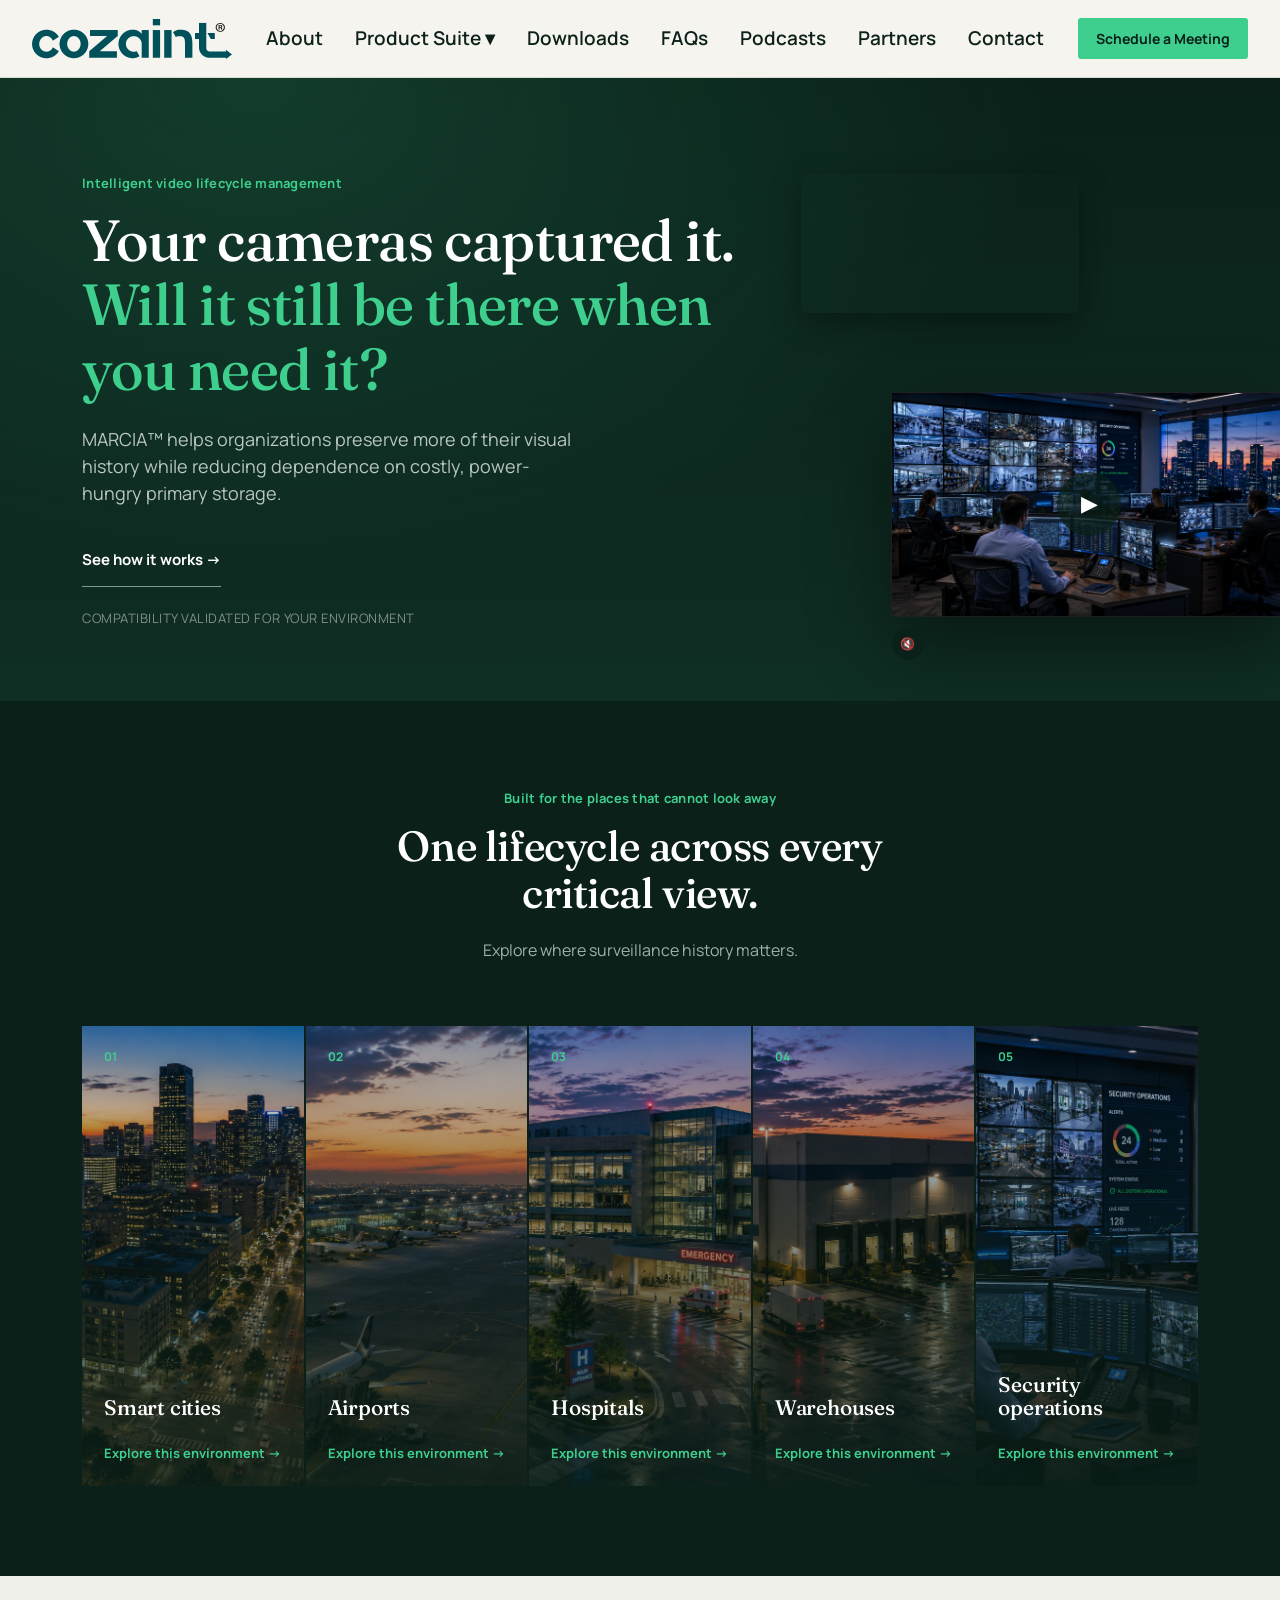
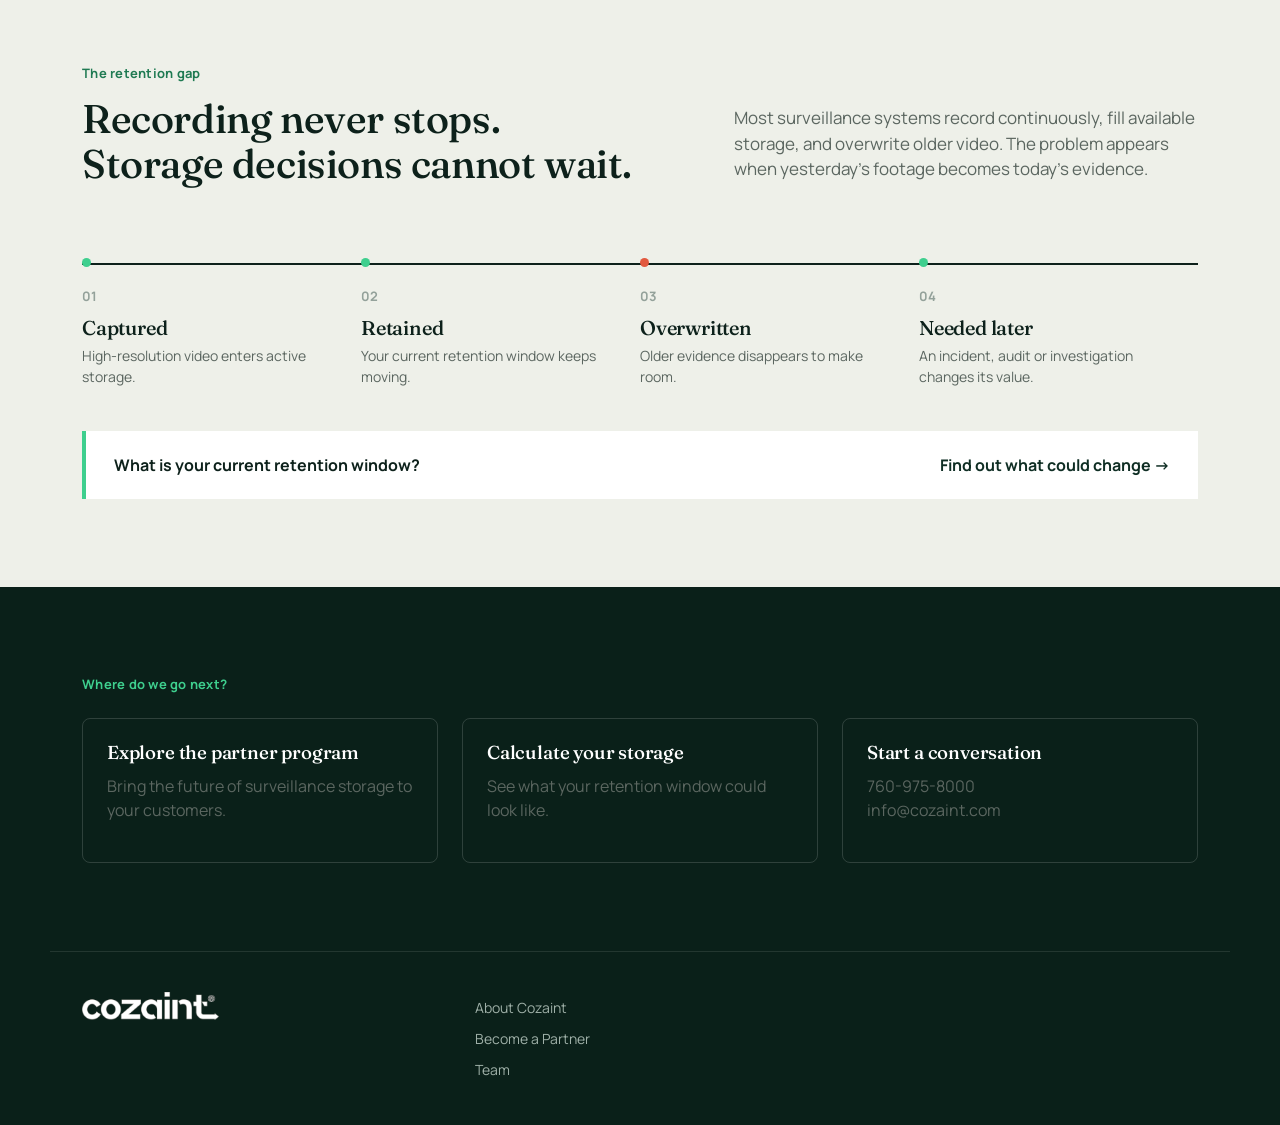
<file: index.html>
<!DOCTYPE html>
<html lang="en">
<head>
<meta charset="UTF-8">
<meta name="viewport" content="width=device-width, initial-scale=1.0">
<title>MARCIA™ | Intelligent Video Lifecycle Management | Cozaint</title>
<meta name="description" content="MARCIA helps organizations preserve more of their visual history while reducing dependence on costly, power-hungry primary storage.">
<link rel="preconnect" href="https://fonts.googleapis.com">
<link rel="preconnect" href="https://fonts.gstatic.com" crossorigin>
<link href="https://fonts.googleapis.com/css2?family=Manrope:wght@400;500;600;700;800&family=Fraunces:opsz,wght@9..144,400;9..144,500;9..144,600&display=swap" rel="stylesheet">
<link rel="stylesheet" href="styles.css">
</head>
<body>

<header class="site-header" id="top">
  <div class="header-inner">
    <a href="index.html" class="logo"><img src="assets/cozaint-logo-green.png" alt="Cozaint" style="height: 40px;"></a>
    <nav class="main-nav">
      <a href="https://cozaint.com/about">About</a>
      <div class="nav-dropdown" style="position:relative; display:inline-block;">
        <a href="#">Product Suite ▾</a>
        <div class="nav-dropdown-menu" style="display:none; position:absolute; top:100%; left:0; background:#fff; border:1px solid rgba(0,0,0,0.1); border-radius:6px; box-shadow:0 8px 24px rgba(0,0,0,0.12); min-width:160px; z-index:10; padding:8px 0;">
          <a href="marcia.html" style="display:block; padding:8px 16px; white-space:nowrap;">MARCIA</a>
          <a href="https://cozaint.com/alice1" style="display:block; padding:8px 16px; white-space:nowrap;">ALICE1</a>
          <a href="https://cozaint.com/askalice" style="display:block; padding:8px 16px; white-space:nowrap;">askALICE</a>
          <a href="https://cozaint.com/bobbytower" style="display:block; padding:8px 16px; white-space:nowrap;">BOBBY Tower</a>
          <a href="https://cozaint.com/bobbyw" style="display:block; padding:8px 16px; white-space:nowrap;">BOBBY-W</a>
          <a href="https://cozaint.com/bobbym" style="display:block; padding:8px 16px; white-space:nowrap;">BOBBY-M</a>
        </div>
      </div>
      <a href="https://cozaint.com/downloads">Downloads</a>
      <a href="https://cozaint.com/faq">FAQs</a>
      <a href="https://cozaint.com/podcasts">Podcasts</a>
      <a href="https://cozaint.com/partners">Partners</a>
      <a href="https://cozaint.com/contact">Contact</a>
    </nav>
    <a href="https://cozaint.com/contact" class="btn btn-primary btn-small">Schedule a Meeting</a>
  </div>
</header>

<main>

  <!-- HERO -->
  <section class="hero">
    <div class="hero-bg" aria-hidden="true"></div>
<div class="hero-inner">
<div class="hero-copy">
<p class="eyebrow">Intelligent video lifecycle management</p>
<h1>Your cameras captured it.<br><span class="accent">Will it still be there when you need it?</span></h1>
<p class="hero-sub">MARCIA™ helps organizations preserve more of their visual history while reducing dependence on costly, power-hungry primary storage.</p>
<div class="hero-actions">
<a href="how-it-works.html" class="btn btn-link">See how it works →</a>
</div>
<p class="hero-note">Compatibility validated for your environment</p>
</div>
<div class="hero-media-group">
<div class="hero-logo-badge">
<video class="hero-logo-video" muted playsinline autoplay loop>
<source src="assets/marcia-logo-reveal.mp4" type="video/mp4">
</video>
</div>
<div class="hero-media">
<video class="hero-video" id="heroVideo" muted playsinline poster="assets/env-security-ops.png">
<source src="assets/marcia-hero-video.mp4" type="video/mp4">
</video>
<video class="hero-video" id="heroVideoAlt" muted playsinline style="display:none;">
<source src="assets/marcia-hero-video.mp4" type="video/mp4">
</video>
<button class="hero-play-big" id="heroPlayBig" type="button" aria-label="Play video">▶</button>
<button class="hero-btn hero-mute" id="heroMuteBtn" type="button" aria-label="Unmute video">🔇</button>
</div>
</div>
</div>
  </section>


 <!-- ENVIRONMENTS -->
  <section class="environments" id="environments">
    <div class="section-inner centered">
      <p class="eyebrow eyebrow-light">Built for the places that cannot look away</p>
      <h2 class="on-dark">One lifecycle across every critical view.</h2>
      <p class="environments-sub">Explore where surveillance history matters.</p>
    </div>
    <div class="env-grid">
      <a href="assessment.html" class="env-card" style="background-image:url('assets/env-smart-cities.png')">
        <span class="env-num">01</span>
        <div class="env-text">
          <h3>Smart cities</h3>
          <p>Preserve visual context across distributed public-safety environments.</p>
          <span class="env-link">Explore this environment →</span>
        </div>
      </a>
      <a href="assessment.html" class="env-card" style="background-image:url('assets/env-airports.png')">
        <span class="env-num">02</span>
        <div class="env-text">
          <h3>Airports</h3>
          <p>Retain incident history across terminals, gates, ramps and perimeters.</p>
          <span class="env-link">Explore this environment →</span>
        </div>
      </a>
      <a href="assessment.html" class="env-card" style="background-image:url('assets/env-hospitals.png')">
        <span class="env-num">03</span>
        <div class="env-text">
          <h3>Hospitals</h3>
          <p>Support investigation and review under defined access and retention policies.</p>
          <span class="env-link">Explore this environment →</span>
        </div>
      </a>
      <a href="assessment.html" class="env-card" style="background-image:url('assets/env-warehouses.png')">
        <span class="env-num">04</span>
        <div class="env-text">
          <h3>Warehouses</h3>
          <p>Keep operational visibility across high-volume logistics environments.</p>
          <span class="env-link">Explore this environment →</span>
        </div>
      </a>
      <a href="assessment.html" class="env-card" style="background-image:url('assets/env-security-ops.png')">
        <span class="env-num">05</span>
        <div class="env-text">
          <h3>Security operations</h3>
          <p>Keep operators focused while lifecycle policies work behind the scenes.</p>
          <span class="env-link">Explore this environment →</span>
        </div>
      </a>
    </div>
  </section>

  <!-- RETENTION GAP -->
  <section class="retention-gap" id="why">
    <div class="section-inner">
      <p class="eyebrow eyebrow-dark">The retention gap</p>
      <div class="gap-grid">
        <h2>Recording never stops.<br>Storage decisions cannot wait.</h2>
        <p class="gap-intro">Most surveillance systems record continuously, fill available storage, and overwrite older video. The problem appears when yesterday's footage becomes today's evidence.</p>
      </div>
      <ol class="timeline">
        <li class="timeline-step">
          <span class="timeline-dot"></span>
          <span class="timeline-num">01</span>
          <h3>Captured</h3>
          <p>High-resolution video enters active storage.</p>
        </li>
        <li class="timeline-step">
          <span class="timeline-dot"></span>
          <span class="timeline-num">02</span>
          <h3>Retained</h3>
          <p>Your current retention window keeps moving.</p>
        </li>
        <li class="timeline-step timeline-step-alert">
          <span class="timeline-dot timeline-dot-alert"></span>
          <span class="timeline-num">03</span>
          <h3>Overwritten</h3>
          <p>Older evidence disappears to make room.</p>
        </li>
        <li class="timeline-step">
          <span class="timeline-dot"></span>
          <span class="timeline-num">04</span>
          <h3>Needed later</h3>
          <p>An incident, audit or investigation changes its value.</p>
        </li>
      </ol>
      <div class="callout-bar">
        <p>What is your current retention window?</p>
        <a href="assessment.html">Find out what could change →</a>
      </div>
    </div>
  </section>

</main>

<!-- CONTACT / FOOTER -->
<footer class="site-footer">
  <div class="section-inner">
    <p class="eyebrow eyebrow-light">Where do we go next?</p>
    <div class="next-steps-grid" style="display:grid; grid-template-columns:repeat(auto-fit, minmax(220px, 1fr)); gap:24px; margin-top: 24px;">
      <a href="assessment.html" class="next-step-card" style="display:block; padding:24px; border:1px solid rgba(255,255,255,0.15); border-radius:8px; text-decoration:none; color:inherit;">
        <h3 class="on-dark">Explore the partner program</h3>
        <p>Bring the future of surveillance storage to your customers.</p>
      </a>
      <a href="assessment.html" class="next-step-card" style="display:block; padding:24px; border:1px solid rgba(255,255,255,0.15); border-radius:8px; text-decoration:none; color:inherit;">
        <h3 class="on-dark">Calculate your storage</h3>
        <p>See what your retention window could look like.</p>
      </a>
      <div class="next-step-card" style="display:block; padding:24px; border:1px solid rgba(255,255,255,0.15); border-radius:8px;">
        <h3 class="on-dark">Start a conversation</h3>
        <p><a href="tel:7609758000">760-975-8000</a><br><a href="mailto:info@cozaint.com">info@cozaint.com</a></p>
      </div>
    </div>
  </div>

  <div class="footer-bottom section-inner">
   <a href="#top" class="logo logo-footer"><img src="assets/cozaint-logo-white.png" alt="Cozaint" style="height: 28px;"></a>
    <div class="footer-cols">
      <div>
     <a href="https://cozaint.com/about">About Cozaint</a>
          <a href="https://cozaint.com/partners">Become a Partner</a>
          <a href="https://cozaint.com/team">Team</a>
        </div>
      </div>
    </div>
  </div>
</footer>

<script src="script.js"></script>
</body>
</html>
</file>
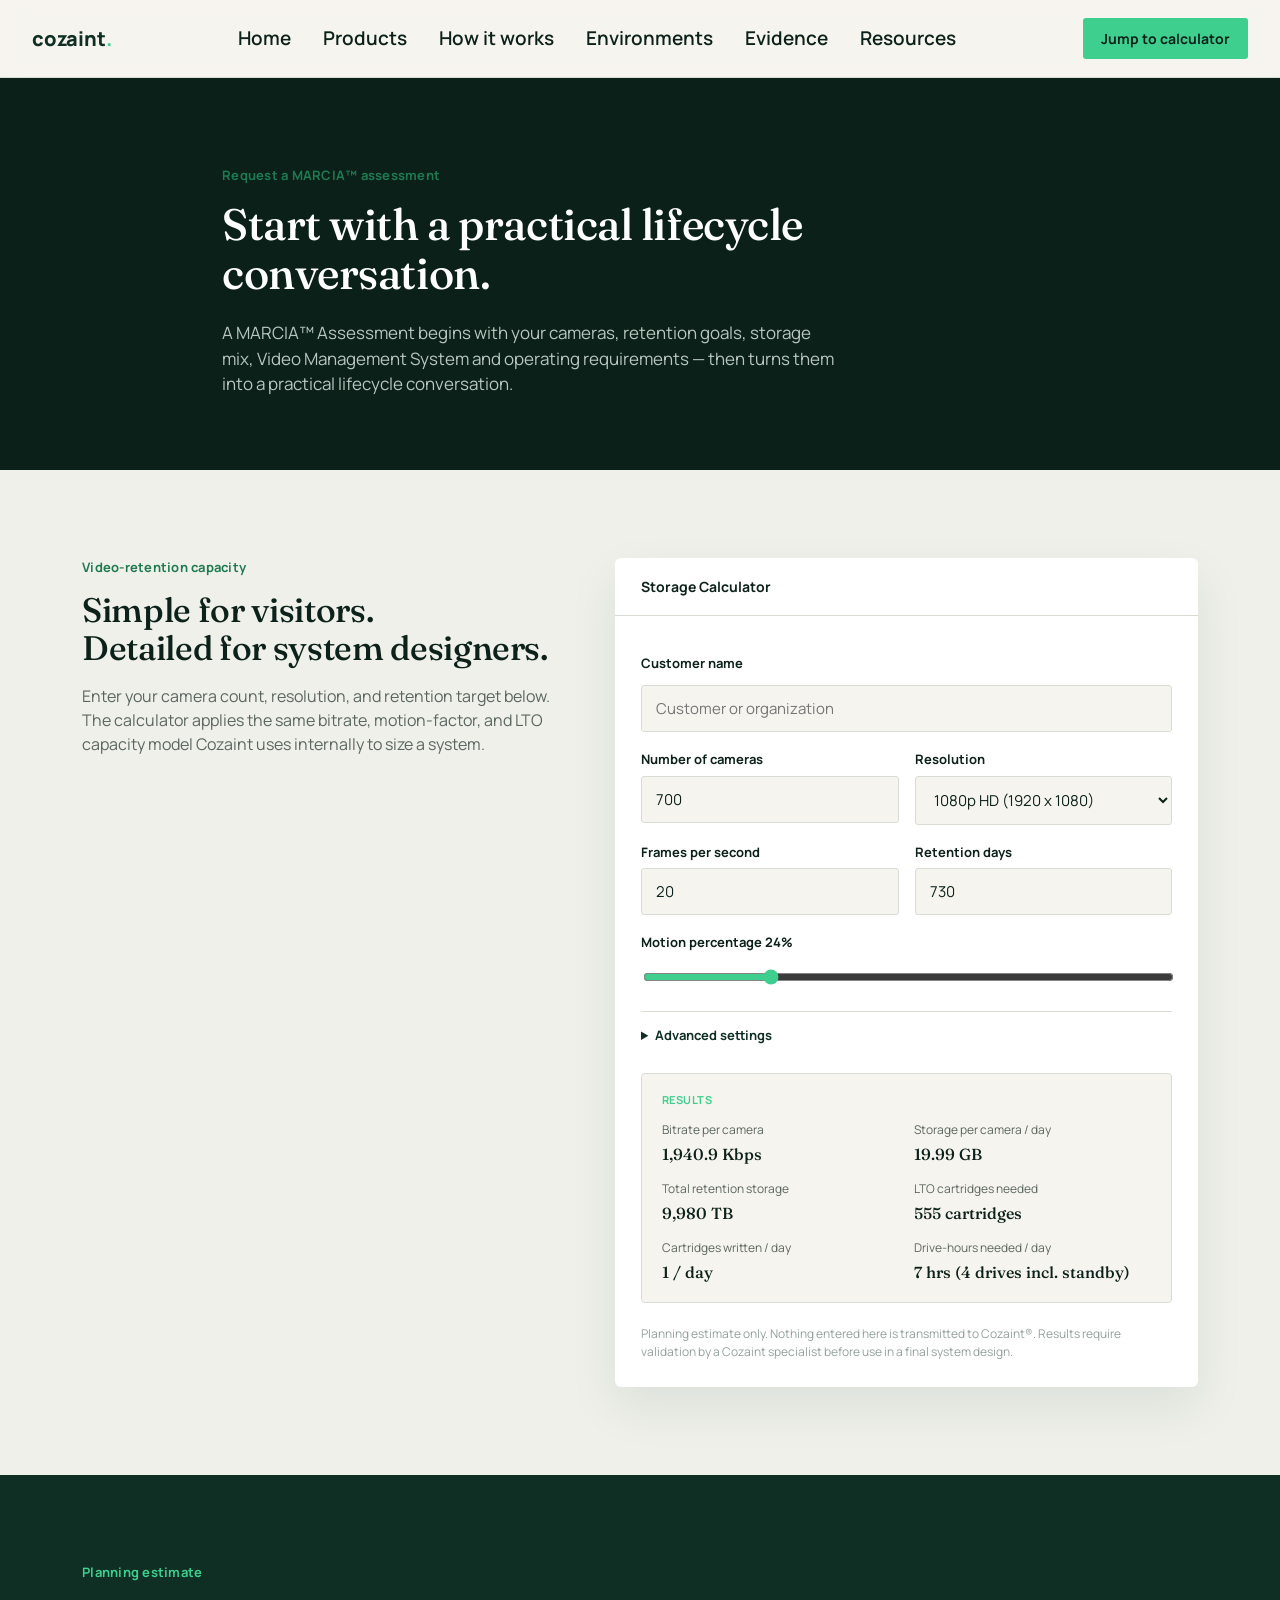
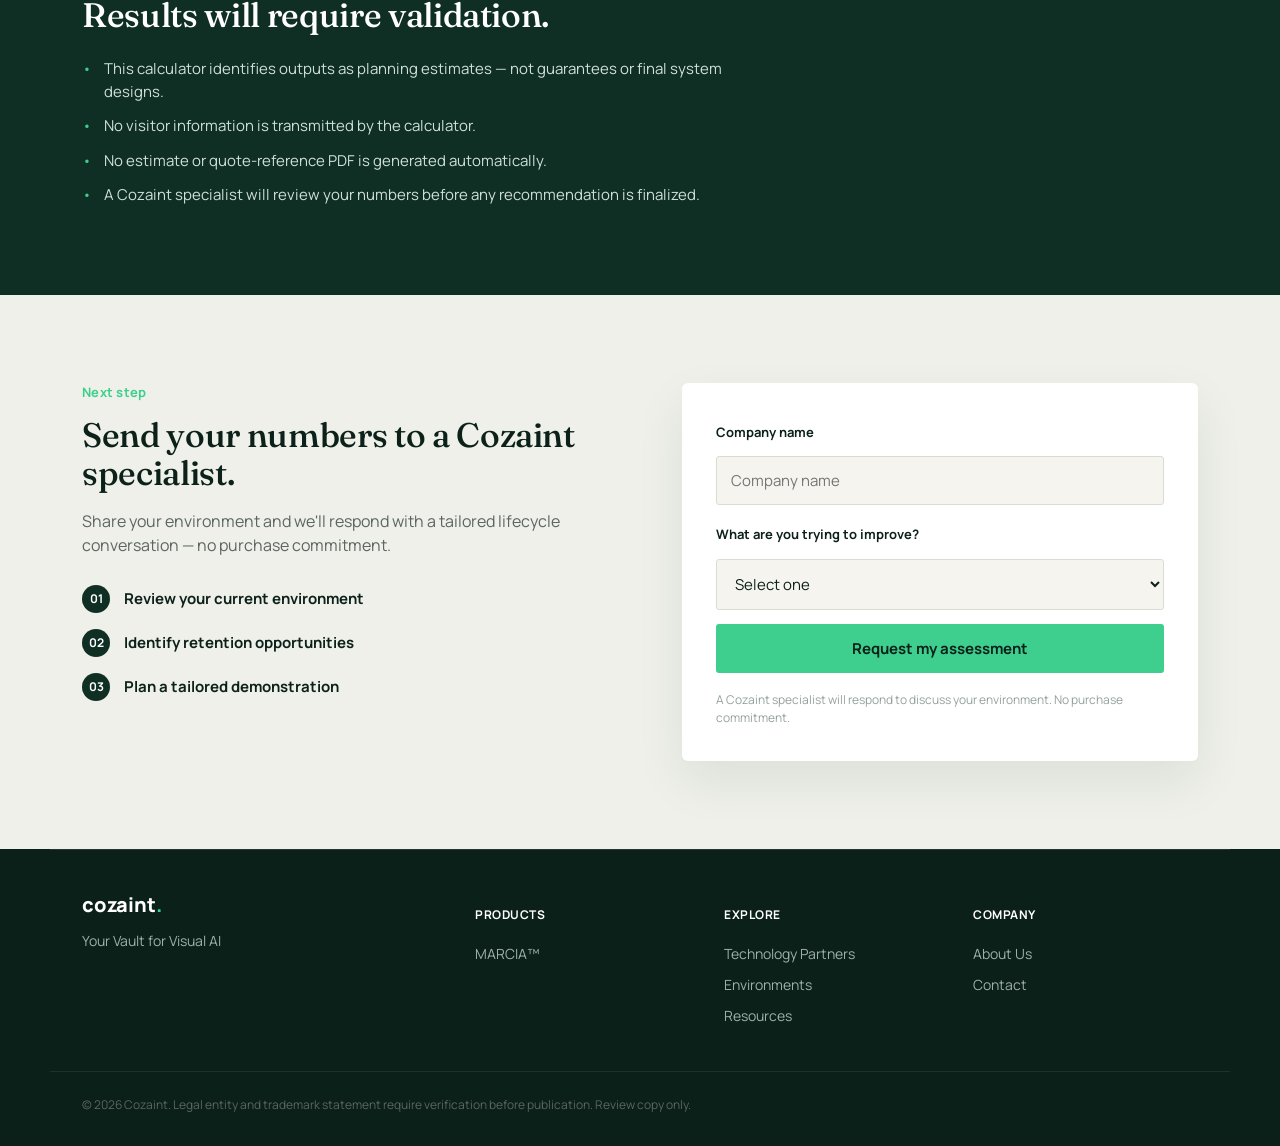
<file: assessment.html>
<!DOCTYPE html>
<html lang="en">
<head>
<meta charset="UTF-8">
<meta name="viewport" content="width=device-width, initial-scale=1.0">
<title>Request a MARCIA™ Assessment | Cozaint</title>
<meta name="description" content="Estimate your video retention storage needs and request a MARCIA assessment.">
<link rel="preconnect" href="https://fonts.googleapis.com">
<link rel="preconnect" href="https://fonts.gstatic.com" crossorigin>
<link href="https://fonts.googleapis.com/css2?family=Manrope:wght@400;500;600;700;800&family=Fraunces:opsz,wght@9..144,400;9..144,500;9..144,600&display=swap" rel="stylesheet">
<link rel="stylesheet" href="styles.css">
</head>
<body>

<header class="site-header" id="top">
  <div class="header-inner">
    <a href="index.html" class="logo">cozaint<span class="logo-dot">.</span></a>
    <nav class="main-nav">
      <a href="index.html">Home</a>
      <a href="marcia.html">Products</a>
      <a href="how-it-works.html">How it works</a>
      <a href="environments.html">Environments</a>
      <a href="evidence.html">Evidence</a>
      <a href="resources.html">Resources</a>
    </nav>
    <a href="#calculator" class="btn btn-primary btn-small">Jump to calculator</a>
  </div>
</header>

<main>

  <section class="assess-hero">
    <div class="section-inner">
      <p class="eyebrow eyebrow-dark">Request a MARCIA™ assessment</p>
      <h1>Start with a practical lifecycle conversation.</h1>
      <p class="assess-hero-sub">A MARCIA™ Assessment begins with your cameras, retention goals, storage mix, Video Management System and operating requirements — then turns them into a practical lifecycle conversation.</p>
    </div>
  </section>

  <!-- CALCULATOR -->
  <section class="calc-section" id="calculator">
    <div class="section-inner calc-grid">
      <div class="calc-intro">
        <p class="eyebrow eyebrow-dark">Video-retention capacity</p>
        <h2>Simple for visitors.<br>Detailed for system designers.</h2>
        <p>Enter your camera count, resolution, and retention target below. The calculator applies the same bitrate, motion-factor, and LTO capacity model Cozaint uses internally to size a system.</p>
      </div>

      <div class="calc-card">
        <div class="calc-card-head">
          <span>Storage Calculator</span>
        </div>

        <div class="calc-body">
          <label for="calcCustomer">Customer name</label>
          <input type="text" id="calcCustomer" placeholder="Customer or organization">

          <div class="calc-row">
            <div>
              <label for="calcCameras">Number of cameras</label>
              <input type="number" id="calcCameras" min="1" value="700">
            </div>
            <div>
              <label for="calcResolution">Resolution</label>
              <select id="calcResolution"></select>
            </div>
          </div>

          <div class="calc-row">
            <div>
              <label for="calcFps">Frames per second</label>
              <input type="number" id="calcFps" min="1" max="120" value="20">
            </div>
            <div>
              <label for="calcRetention">Retention days</label>
              <input type="number" id="calcRetention" min="1" value="730">
            </div>
          </div>

          <label for="calcMotion">Motion percentage <span id="motionVal">24%</span></label>
          <input type="range" id="calcMotion" min="1" max="100" value="24">

          <details class="calc-advanced">
            <summary>Advanced settings</summary>
            <div class="calc-row">
              <div>
                <label for="calcBpp">Bits per pixel (BPP)</label>
                <input type="number" id="calcBpp" min="0.01" max="1" step="0.01" value="0.15">
              </div>
              <div>
                <label for="calcLto">LTO generation</label>
                <select id="calcLto">
                  <option value="12">LTO-8 — 12 TB / cartridge</option>
                  <option value="18" selected>LTO-9 — 18 TB / cartridge</option>
                  <option value="30">LTO-10 — 30 TB / cartridge</option>
                </select>
              </div>
            </div>
            <div class="calc-row">
              <div>
                <label for="calcHours">Hours per cartridge write (300 MB/sec)</label>
                <input type="number" id="calcHours" min="1" value="7">
              </div>
              <div>
                <label for="calcWriteDrives">Write drives per site</label>
                <input type="number" id="calcWriteDrives" min="1" value="3">
              </div>
            </div>
            <div class="calc-row">
              <div>
                <label for="calcStandby">Standby drives</label>
                <input type="number" id="calcStandby" min="0" value="1">
              </div>
            </div>
          </details>

          <div class="calc-results" id="calcResults">
            <p class="calc-results-label">Results</p>
            <div class="calc-results-grid">
              <div><span>Bitrate per camera</span><strong id="rBitrate">—</strong></div>
              <div><span>Storage per camera / day</span><strong id="rPerCamDay">—</strong></div>
              <div><span>Total retention storage</span><strong id="rTotalTb">—</strong></div>
              <div><span>LTO cartridges needed</span><strong id="rSlots">—</strong></div>
              <div><span>Cartridges written / day</span><strong id="rSlotsDay">—</strong></div>
              <div><span>Drive-hours needed / day</span><strong id="rHours">—</strong></div>
            </div>
          </div>
          <p class="calc-disclaimer">Planning estimate only. Nothing entered here is transmitted to Cozaint®. Results require validation by a Cozaint specialist before use in a final system design.</p>
        </div>
      </div>
    </div>
  </section>

  <!-- VALIDATION NOTICE -->
  <section class="validation-notice">
    <div class="section-inner">
      <p class="eyebrow eyebrow-light">Planning estimate</p>
      <h2 class="on-dark">Results will require validation.</h2>
      <ul class="validation-list">
        <li>This calculator identifies outputs as planning estimates — not guarantees or final system designs.</li>
        <li>No visitor information is transmitted by the calculator.</li>
        <li>No estimate or quote-reference PDF is generated automatically.</li>
        <li>A Cozaint specialist will review your numbers before any recommendation is finalized.</li>
      </ul>
    </div>
  </section>

  <!-- ASSESSMENT FORM -->
  <section class="assessment" id="assessment">
    <div class="section-inner assessment-grid">
      <div class="assessment-copy">
        <p class="eyebrow">Next step</p>
        <h2>Send your numbers to a Cozaint specialist.</h2>
        <p>Share your environment and we'll respond with a tailored lifecycle conversation — no purchase commitment.</p>
        <ol class="assessment-steps">
          <li><span>01</span>Review your current environment</li>
          <li><span>02</span>Identify retention opportunities</li>
          <li><span>03</span>Plan a tailored demonstration</li>
        </ol>
      </div>
      <form class="assessment-form" id="assessment-form">
        <label for="company">Company name</label>
        <input type="text" id="company" name="company" placeholder="Company name" required>

        <label for="improve">What are you trying to improve?</label>
        <select id="improve" name="improve" required>
          <option value="" disabled selected>Select one</option>
          <option value="retention">Extend retention history</option>
          <option value="cost">Reduce storage cost</option>
          <option value="ops">Reduce operator workload</option>
          <option value="compliance">Meet a compliance requirement</option>
          <option value="other">Something else</option>
        </select>

        <button type="submit" class="btn btn-primary btn-full">Request my assessment</button>
        <p class="form-note">A Cozaint specialist will respond to discuss your environment. No purchase commitment.</p>
      </form>
    </div>
  </section>

</main>

<footer class="site-footer">
  <div class="footer-bottom section-inner footer-bottom-product">
    <div>
      <a href="index.html" class="logo logo-footer">cozaint<span class="logo-dot">.</span></a>
      <p class="footer-tagline">Your Vault for Visual AI</p>
    </div>
    <div class="footer-cols">
      <div>
        <h4>Products</h4>
        <a href="marcia.html">MARCIA™</a>
      </div>
      <div>
        <h4>Explore</h4>
        <a href="evidence.html">Technology Partners</a>
        <a href="environments.html">Environments</a>
        <a href="resources.html">Resources</a>
      </div>
      <div>
        <h4>Company</h4>
        <a href="index.html#top">About Us</a>
        <a href="index.html#top">Contact</a>
      </div>
    </div>
  </div>
  <div class="footer-legal section-inner">
    <p>© 2026 Cozaint. Legal entity and trademark statement require verification before publication. Review copy only.</p>
  </div>
</footer>

<script src="calculator.js"></script>
<script src="script.js"></script>
</body>
</html>
</file>
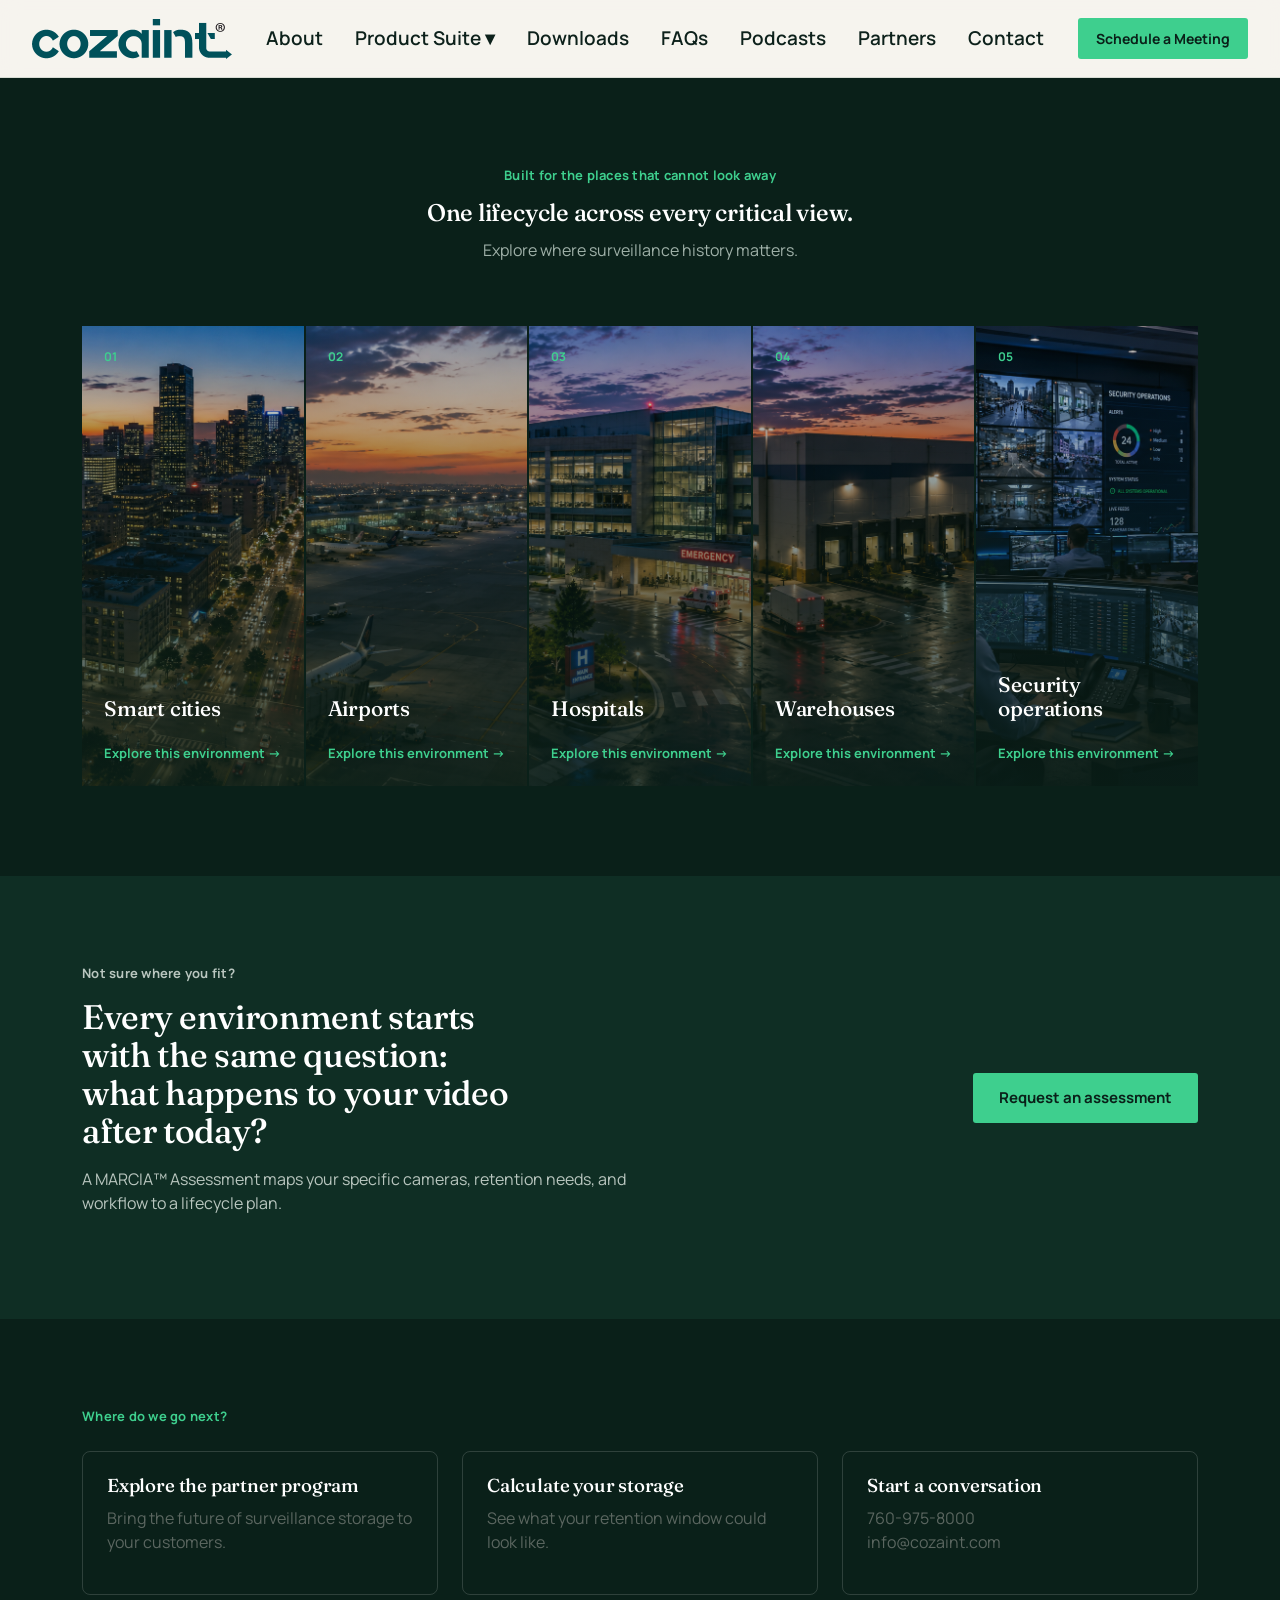
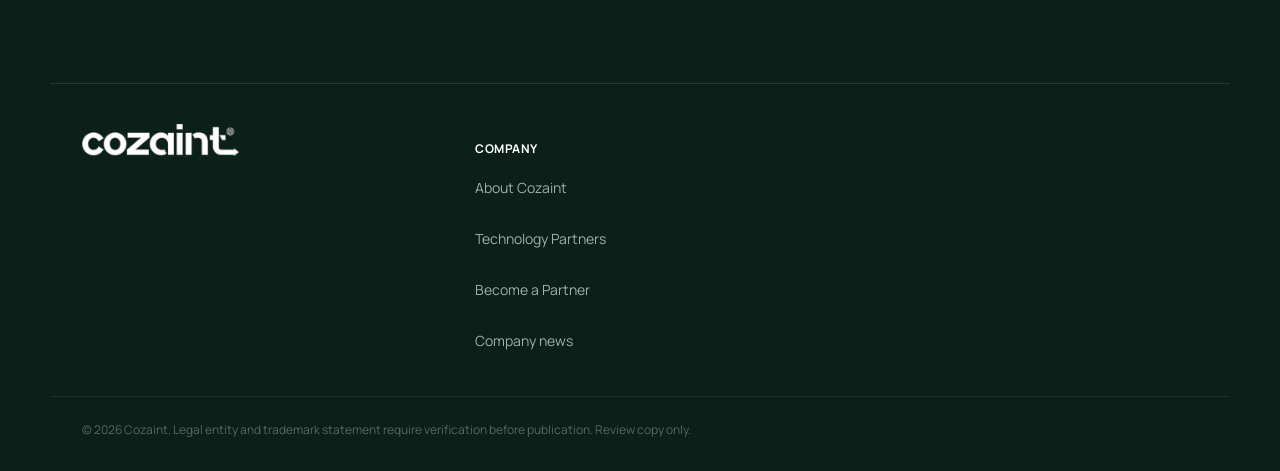
<file: environments.html>
<!DOCTYPE html>
<html lang="en">
<head>
<meta charset="UTF-8">
<meta name="viewport" content="width=device-width, initial-scale=1.0">
<title>Environments | MARCIA™ | Cozaint</title>
<meta name="description" content="One lifecycle across every critical view — smart cities, airports, hospitals, warehouses, and security operations.">
<link rel="preconnect" href="https://fonts.googleapis.com">
<link rel="preconnect" href="https://fonts.gstatic.com" crossorigin>
<link href="https://fonts.googleapis.com/css2?family=Manrope:wght@400;500;600;700;800&family=Fraunces:opsz,wght@9..144,400;9..144,500;9..144,600&display=swap" rel="stylesheet">
<link rel="stylesheet" href="styles.css">
</head>
<body>

<header class="site-header" id="top">
  <div class="header-inner">
    <a href="index.html" class="logo"><img src="assets/cozaint-logo-green.png" alt="Cozaint" style="height: 40px;"></a>
    <nav class="main-nav">
      <a href="https://cozaint.com/about">About</a>
      <div class="nav-dropdown" style="position:relative; display:inline-block;">
        <a href="#">Product Suite ▾</a>
        <div class="nav-dropdown-menu" style="display:none; position:absolute; top:100%; left:0; background:#fff; border:1px solid rgba(0,0,0,0.1); border-radius:6px; box-shadow:0 8px 24px rgba(0,0,0,0.12); min-width:160px; z-index:10; padding:8px 0;">
          <a href="marcia.html" style="display:block; padding:8px 16px; white-space:nowrap;">MARCIA</a>
          <a href="https://cozaint.com/alice1" style="display:block; padding:8px 16px; white-space:nowrap;">ALICE1</a>
          <a href="https://cozaint.com/askalice" style="display:block; padding:8px 16px; white-space:nowrap;">askALICE</a>
          <a href="https://cozaint.com/bobbytower" style="display:block; padding:8px 16px; white-space:nowrap;">BOBBY Tower</a>
          <a href="https://cozaint.com/bobbyw" style="display:block; padding:8px 16px; white-space:nowrap;">BOBBY-W</a>
          <a href="https://cozaint.com/bobbym" style="display:block; padding:8px 16px; white-space:nowrap;">BOBBY-M</a>
        </div>
      </div>
      <a href="https://cozaint.com/downloads">Downloads</a>
      <a href="https://cozaint.com/faq">FAQs</a>
      <a href="https://cozaint.com/podcasts">Podcasts</a>
      <a href="https://cozaint.com/partners">Partners</a>
      <a href="https://cozaint.com/contact">Contact</a>
    </nav>
    <a href="https://cozaint.com/contact" class="btn btn-primary btn-small">Schedule a Meeting</a>
  </div>
</header>

<main>
  <section class="environments environments-standalone">
    <div class="section-inner centered">
      <p class="eyebrow eyebrow-light">Built for the places that cannot look away</p>
      <h1 class="on-dark">One lifecycle across every critical view.</h1>
      <p class="environments-sub">Explore where surveillance history matters.</p>
    </div>
    <div class="env-grid">
      <a href="assessment.html" class="env-card" style="background-image:url('assets/env-smart-cities.png')">
        <span class="env-num">01</span>
        <div class="env-text">
          <h3>Smart cities</h3>
          <p>Preserve visual context across distributed public-safety environments.</p>
          <span class="env-link">Explore this environment →</span>
        </div>
      </a>
      <a href="assessment.html" class="env-card" style="background-image:url('assets/env-airports.png')">
        <span class="env-num">02</span>
        <div class="env-text">
          <h3>Airports</h3>
          <p>Retain incident history across terminals, gates, ramps and perimeters.</p>
          <span class="env-link">Explore this environment →</span>
        </div>
      </a>
      <a href="assessment.html" class="env-card" style="background-image:url('assets/env-hospitals.png')">
        <span class="env-num">03</span>
        <div class="env-text">
          <h3>Hospitals</h3>
          <p>Support investigation and review under defined access and retention policies.</p>
          <span class="env-link">Explore this environment →</span>
        </div>
      </a>
      <a href="assessment.html" class="env-card" style="background-image:url('assets/env-warehouses.png')">
        <span class="env-num">04</span>
        <div class="env-text">
          <h3>Warehouses</h3>
          <p>Keep operational visibility across high-volume logistics environments.</p>
          <span class="env-link">Explore this environment →</span>
        </div>
      </a>
      <a href="assessment.html" class="env-card" style="background-image:url('assets/env-security-ops.png')">
        <span class="env-num">05</span>
        <div class="env-text">
          <h3>Security operations</h3>
          <p>Keep operators focused while lifecycle policies work behind the scenes.</p>
          <span class="env-link">Explore this environment →</span>
        </div>
      </a>
    </div>
  </section>

  <section class="partner-program">
    <div class="section-inner program-grid">
      <div>
        <p class="eyebrow">Not sure where you fit?</p>
        <h2>Every environment starts with the same question: what happens to your video after today?</h2>
        <p>A MARCIA™ Assessment maps your specific cameras, retention needs, and workflow to a lifecycle plan.</p>
      </div>
      <a href="assessment.html" class="btn btn-primary">Request an assessment</a>
    </div>
  </section>
</main>

<footer class="site-footer">
  <div class="section-inner">
    <p class="eyebrow eyebrow-light">Where do we go next?</p>
    <div class="next-steps-grid" style="display:grid; grid-template-columns:repeat(auto-fit, minmax(220px, 1fr)); gap:24px; margin-top: 24px;">
      <a href="assessment.html" class="next-step-card" style="display:block; padding:24px; border:1px solid rgba(255,255,255,0.15); border-radius:8px; text-decoration:none; color:inherit;">
        <h3 class="on-dark">Explore the partner program</h3>
        <p>Bring the future of surveillance storage to your customers.</p>
      </a>
      <a href="assessment.html" class="next-step-card" style="display:block; padding:24px; border:1px solid rgba(255,255,255,0.15); border-radius:8px; text-decoration:none; color:inherit;">
        <h3 class="on-dark">Calculate your storage</h3>
        <p>See what your retention window could look like.</p>
      </a>
      <div class="next-step-card" style="display:block; padding:24px; border:1px solid rgba(255,255,255,0.15); border-radius:8px;">
        <h3 class="on-dark">Start a conversation</h3>
        <p><a href="tel:7609758000">760-975-8000</a><br><a href="mailto:info@cozaint.com">info@cozaint.com</a></p>
      </div>
    </div>
  </div>

  <div class="footer-bottom section-inner">
    <a href="#top" class="logo logo-footer"><img src="assets/cozaint-logo-white.png" alt="Cozaint" style="height: 32px;"></a>
    <div class="footer-cols">
      <div>
        <h4>Company</h4>
        <div style="display:flex; gap:20px; flex-wrap:wrap;">
          <a href="https://cozaint.com/about">About Cozaint</a>
          <a href="#">Technology Partners</a>
          <a href="https://cozaint.com/partners">Become a Partner</a>
          <a href="#">Company news</a>
        </div>
      </div>
    </div>
  </div>

  <div class="footer-legal section-inner">
    <p>© 2026 Cozaint. Legal entity and trademark statement require verification before publication. Review copy only.</p>
  </div>
</footer>

<script src="script.js"></script>
</body>
</html>
</file>
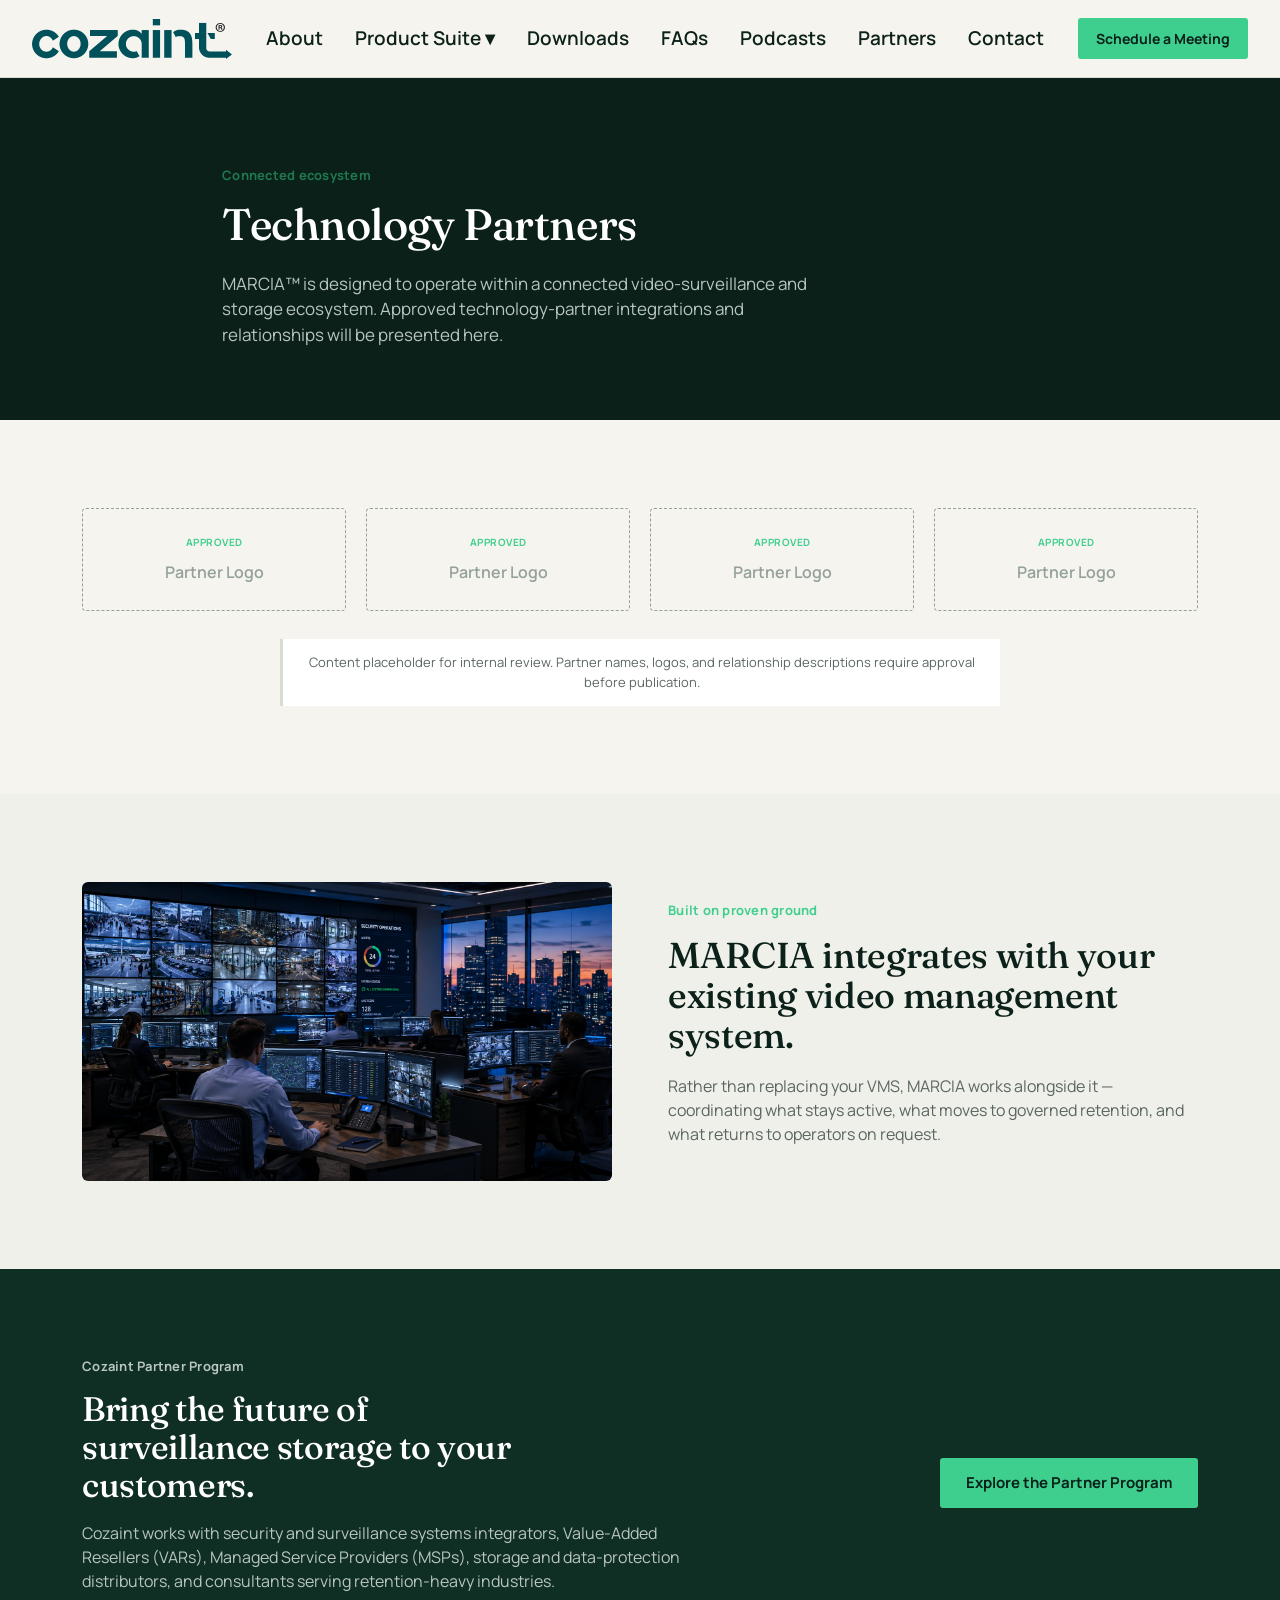
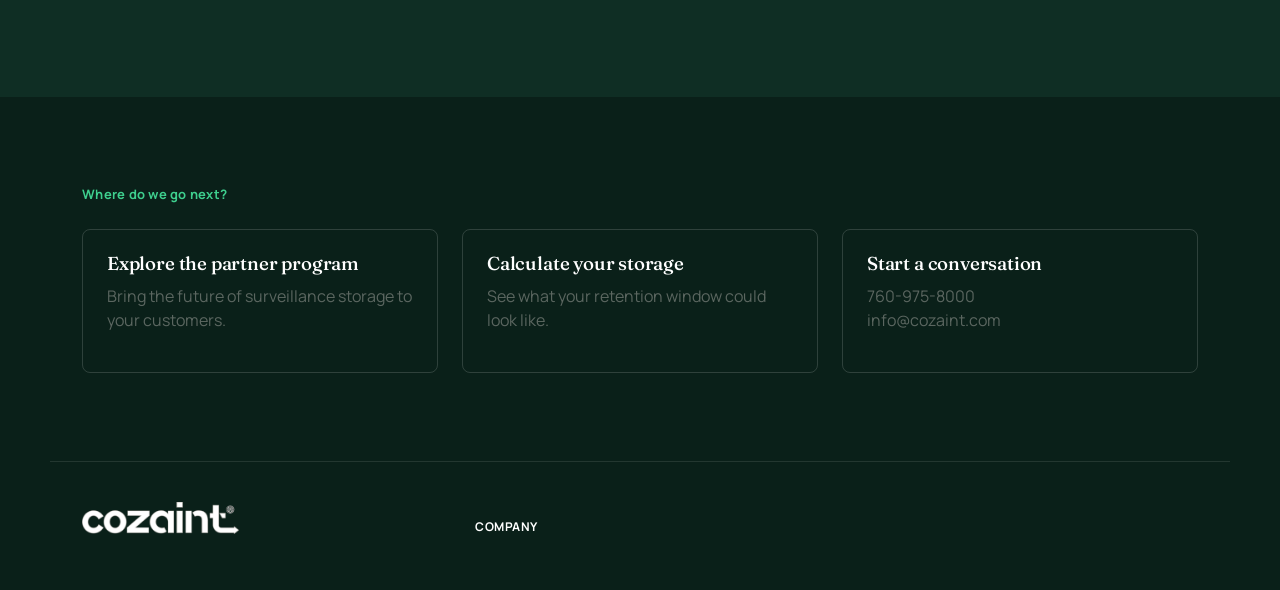
<file: evidence.html>
<!DOCTYPE html>
<html lang="en">
<head>
<meta charset="UTF-8">
<meta name="viewport" content="width=device-width, initial-scale=1.0">
<title>Evidence | MARCIA™ | Cozaint</title>
<meta name="description" content="Technology partners and evidence supporting MARCIA's intelligent video lifecycle management.">
<link rel="preconnect" href="https://fonts.googleapis.com">
<link rel="preconnect" href="https://fonts.gstatic.com" crossorigin>
<link href="https://fonts.googleapis.com/css2?family=Manrope:wght@400;500;600;700;800&family=Fraunces:opsz,wght@9..144,400;9..144,500;9..144,600&display=swap" rel="stylesheet">
<link rel="stylesheet" href="styles.css">
</head>
<body>

<header class="site-header" id="top">
  <div class="header-inner">
    <a href="index.html" class="logo"><img src="assets/cozaint-logo-green.png" alt="Cozaint" style="height: 40px;"></a>
    <nav class="main-nav">
      <a href="https://cozaint.com/about">About</a>
      <div class="nav-dropdown" style="position:relative; display:inline-block;">
        <a href="#">Product Suite ▾</a>
        <div class="nav-dropdown-menu" style="display:none; position:absolute; top:100%; left:0; background:#fff; border:1px solid rgba(0,0,0,0.1); border-radius:6px; box-shadow:0 8px 24px rgba(0,0,0,0.12); min-width:160px; z-index:10; padding:8px 0;">
          <a href="marcia.html" style="display:block; padding:8px 16px; white-space:nowrap;">MARCIA</a>
          <a href="https://cozaint.com/alice1" style="display:block; padding:8px 16px; white-space:nowrap;">ALICE1</a>
          <a href="https://cozaint.com/askalice" style="display:block; padding:8px 16px; white-space:nowrap;">askALICE</a>
          <a href="https://cozaint.com/bobbytower" style="display:block; padding:8px 16px; white-space:nowrap;">BOBBY Tower</a>
          <a href="https://cozaint.com/bobbyw" style="display:block; padding:8px 16px; white-space:nowrap;">BOBBY-W</a>
          <a href="https://cozaint.com/bobbym" style="display:block; padding:8px 16px; white-space:nowrap;">BOBBY-M</a>
        </div>
      </div>
      <a href="https://cozaint.com/downloads">Downloads</a>
      <a href="https://cozaint.com/faq">FAQs</a>
      <a href="https://cozaint.com/podcasts">Podcasts</a>
      <a href="https://cozaint.com/partners">Partners</a>
      <a href="https://cozaint.com/contact">Contact</a>
    </nav>
    <a href="https://cozaint.com/contact" class="btn btn-primary btn-small">Schedule a Meeting</a>
  </div>
</header>

<main>
  <section class="assess-hero">
    <div class="section-inner">
      <p class="eyebrow eyebrow-dark">Connected ecosystem</p>
      <h1>Technology Partners</h1>
      <p class="assess-hero-sub">MARCIA™ is designed to operate within a connected video-surveillance and storage ecosystem. Approved technology-partner integrations and relationships will be presented here.</p>
    </div>
  </section>

  <section class="partners partners-standalone">
    <div class="section-inner centered">
      <div class="partner-row">
        <div class="partner-slot"><span class="approved">Approved</span><span class="partner-name">Partner Logo</span></div>
        <div class="partner-slot"><span class="approved">Approved</span><span class="partner-name">Partner Logo</span></div>
        <div class="partner-slot"><span class="approved">Approved</span><span class="partner-name">Partner Logo</span></div>
        <div class="partner-slot"><span class="approved">Approved</span><span class="partner-name">Partner Logo</span></div>
      </div>
      <p class="placeholder-note">Content placeholder for internal review. Partner names, logos, and relationship descriptions require approval before publication.</p>
    </div>
  </section>

  <section class="continuity">
    <div class="section-inner continuity-grid">
      <div class="continuity-media">
        <img src="assets/env-security-ops.png" alt="Security operations team monitoring MARCIA video lifecycle status">
      </div>
      <div class="continuity-copy">
        <p class="eyebrow">Built on proven ground</p>
        <h2>MARCIA integrates with your existing video management system.</h2>
        <p>Rather than replacing your VMS, MARCIA works alongside it — coordinating what stays active, what moves to governed retention, and what returns to operators on request.</p>
      </div>
    </div>
  </section>

  <section class="partner-program">
    <div class="section-inner program-grid">
      <div>
        <p class="eyebrow">Cozaint Partner Program</p>
        <h2>Bring the future of surveillance storage to your customers.</h2>
        <p>Cozaint works with security and surveillance systems integrators, Value-Added Resellers (VARs), Managed Service Providers (MSPs), storage and data-protection distributors, and consultants serving retention-heavy industries.</p>
      </div>
      <a href="assessment.html" class="btn btn-primary">Explore the Partner Program</a>
    </div>
  </section>
</main>

<footer class="site-footer">
  <div class="section-inner">
    <p class="eyebrow eyebrow-light">Where do we go next?</p>
    <div class="next-steps-grid" style="display:grid; grid-template-columns:repeat(auto-fit, minmax(220px, 1fr)); gap:24px; margin-top: 24px;">
      <a href="assessment.html" class="next-step-card" style="display:block; padding:24px; border:1px solid rgba(255,255,255,0.15); border-radius:8px; text-decoration:none; color:inherit;">
        <h3 class="on-dark">Explore the partner program</h3>
        <p>Bring the future of surveillance storage to your customers.</p>
      </a>
      <a href="assessment.html" class="next-step-card" style="display:block; padding:24px; border:1px solid rgba(255,255,255,0.15); border-radius:8px; text-decoration:none; color:inherit;">
        <h3 class="on-dark">Calculate your storage</h3>
        <p>See what your retention window could look like.</p>
      </a>
      <div class="next-step-card" style="display:block; padding:24px; border:1px solid rgba(255,255,255,0.15); border-radius:8px;">
        <h3 class="on-dark">Start a conversation</h3>
        <p><a href="tel:7609758000">760-975-8000</a><br><a href="mailto:info@cozaint.com">info@cozaint.com</a></p>
      </div>
    </div>
  </div>

  <div class="footer-bottom section-inner">
    <a href="#top" class="logo logo-footer"><img src="assets/cozaint-logo-white.png" alt="Cozaint" style="height: 32px;"></a>
    <div class="footer-cols">
      <div>
        <h4>Company</h4>
        <div style="display:flex; gap:20px; flex-wrap:wrap;">
</file>
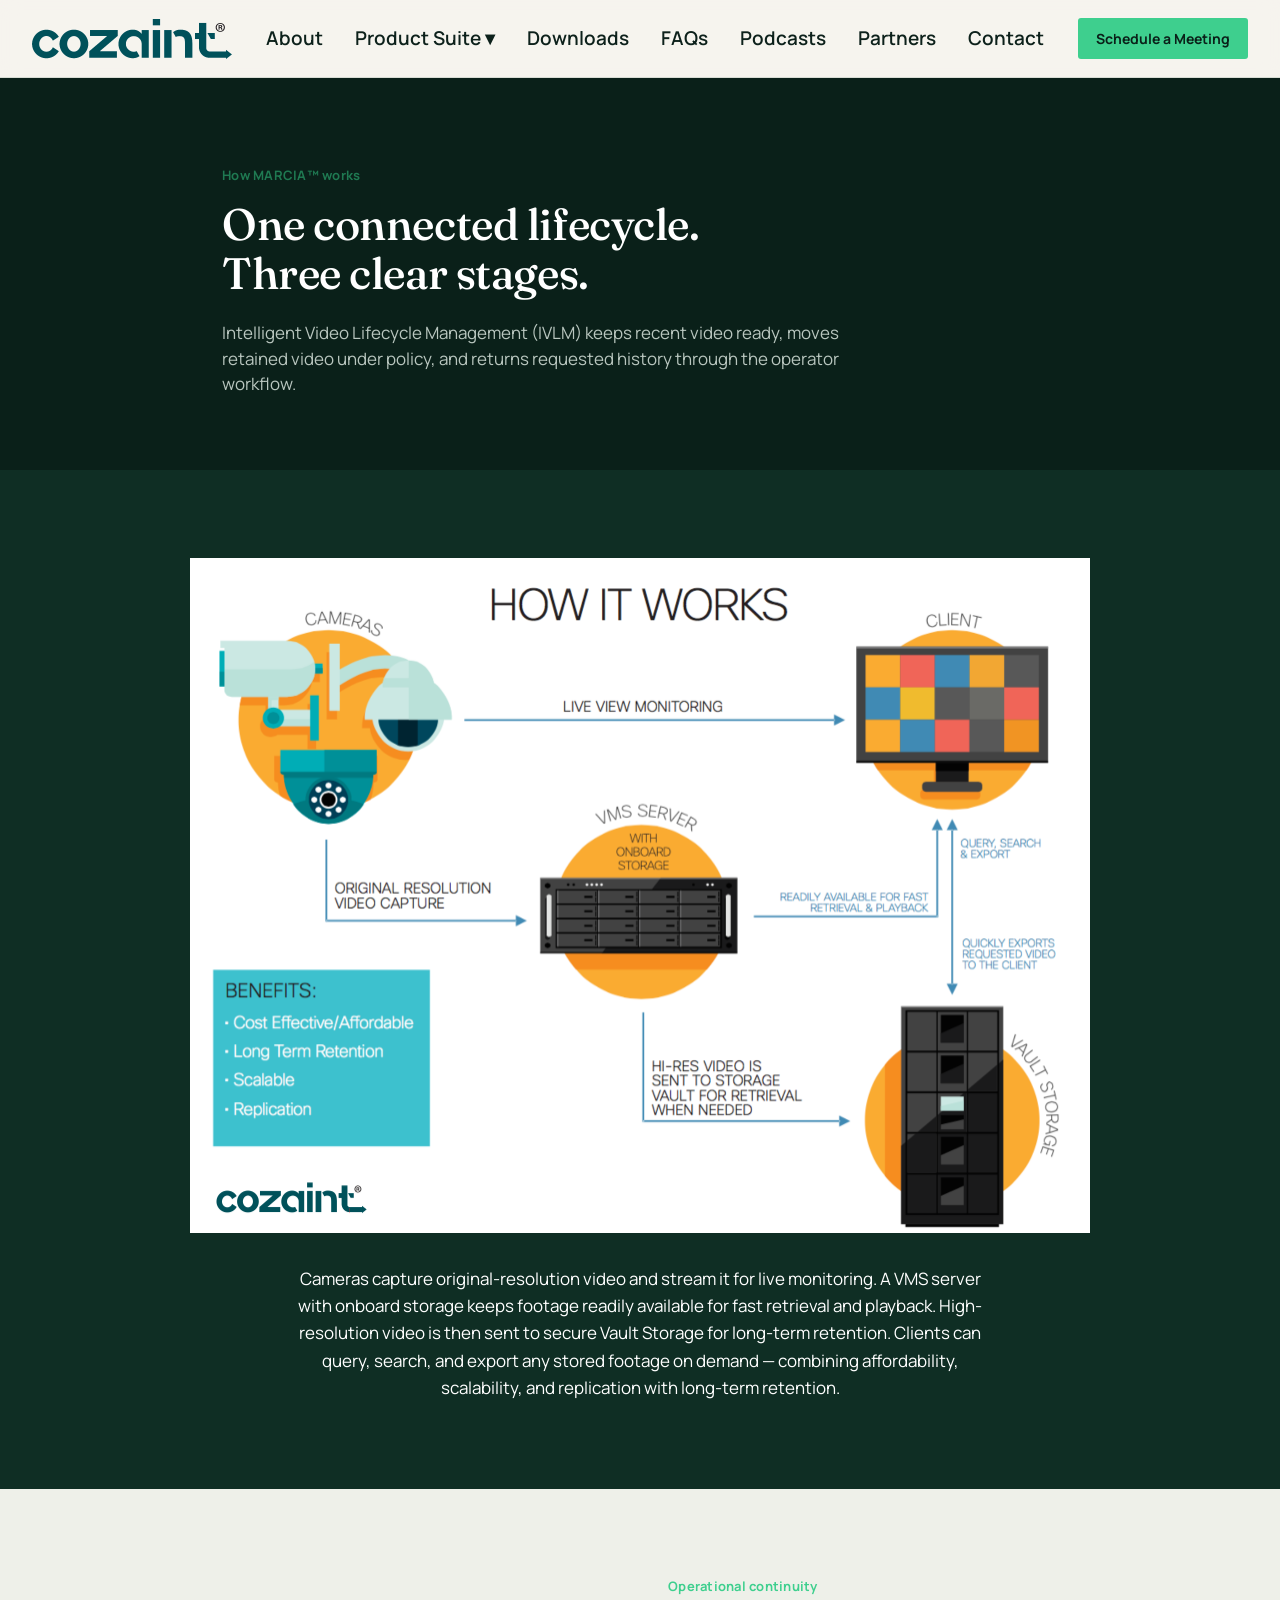
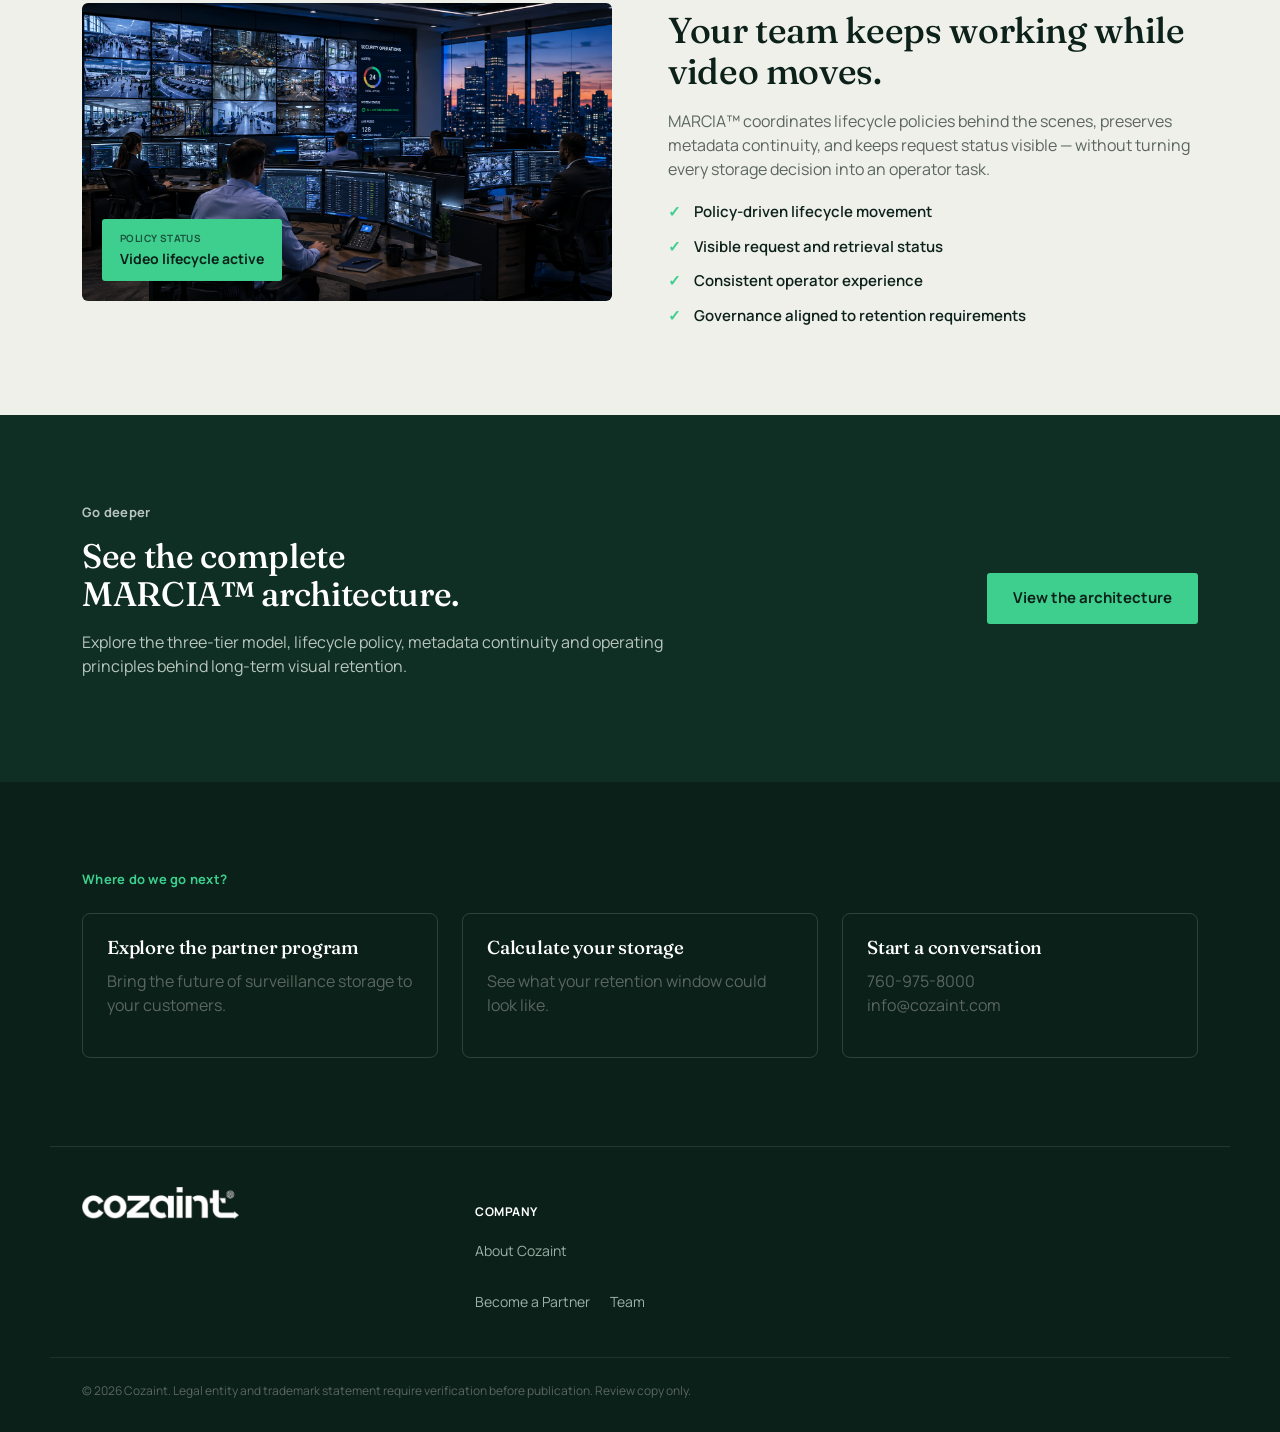
<file: how-it-works.html>
<!DOCTYPE html>
<html lang="en">
<head>
<meta charset="UTF-8">
<meta name="viewport" content="width=device-width, initial-scale=1.0">
<title>How MARCIA™ Works | Cozaint</title>
<meta name="description" content="One connected lifecycle. Three clear stages. See how MARCIA moves video from active to governed to retrieved.">
<link rel="preconnect" href="https://fonts.googleapis.com">
<link rel="preconnect" href="https://fonts.gstatic.com" crossorigin>
<link href="https://fonts.googleapis.com/css2?family=Manrope:wght@400;500;600;700;800&family=Fraunces:opsz,wght@9..144,400;9..144,500;9..144,600&display=swap" rel="stylesheet">
<link rel="stylesheet" href="styles.css">
</head>
<body>

<header class="site-header" id="top">
  <div class="header-inner">
    <a href="index.html" class="logo"><img src="assets/cozaint-logo-green.png" alt="Cozaint" style="height: 40px;"></a>
    <nav class="main-nav">
      <a href="https://cozaint.com/about">About</a>
      <div class="nav-dropdown" style="position:relative; display:inline-block;">
        <a href="#">Product Suite ▾</a>
        <div class="nav-dropdown-menu" style="display:none; position:absolute; top:100%; left:0; background:#fff; border:1px solid rgba(0,0,0,0.1); border-radius:6px; box-shadow:0 8px 24px rgba(0,0,0,0.12); min-width:160px; z-index:10; padding:8px 0;">
          <a href="marcia.html" style="display:block; padding:8px 16px; white-space:nowrap;">MARCIA</a>
          <a href="https://cozaint.com/alice1" style="display:block; padding:8px 16px; white-space:nowrap;">ALICE1</a>
          <a href="https://cozaint.com/askalice" style="display:block; padding:8px 16px; white-space:nowrap;">askALICE</a>
          <a href="https://cozaint.com/bobbytower" style="display:block; padding:8px 16px; white-space:nowrap;">BOBBY Tower</a>
          <a href="https://cozaint.com/bobbyw" style="display:block; padding:8px 16px; white-space:nowrap;">BOBBY-W</a>
          <a href="https://cozaint.com/bobbym" style="display:block; padding:8px 16px; white-space:nowrap;">BOBBY-M</a>
        </div>
      </div>
      <a href="https://cozaint.com/downloads">Downloads</a>
      <a href="https://cozaint.com/faq">FAQs</a>
      <a href="https://cozaint.com/podcasts">Podcasts</a>
      <a href="https://cozaint.com/partners">Partners</a>
      <a href="https://cozaint.com/contact">Contact</a>
    </nav>
    <a href="https://cozaint.com/contact" class="btn btn-primary btn-small">Schedule a Meeting</a>
  </div>
</header>

<main>
  <section class="assess-hero">
    <div class="section-inner">
      <p class="eyebrow eyebrow-dark">How MARCIA™ works</p>
      <h1>One connected lifecycle.<br>Three clear stages.</h1>
      <p class="assess-hero-sub">Intelligent Video Lifecycle Management (IVLM) keeps recent video ready, moves retained video under policy, and returns requested history through the operator workflow.</p>
    </div>
  </section>

  <section class="how-it-works how-it-works-standalone">
    <div class="section-inner how-inner-standalone">
      <img src="assets/how-it-works-diagram.png" alt="How MARCIA works: cameras capture video, VMS server provides fast retrieval, and Vault Storage holds long-term retention" style="width:100%; max-width:900px; display:block; margin:0 auto 32px;">
      <p style="max-width:700px; margin:0 auto; text-align:center; font-size:17px; line-height:1.6; color:#ffffff;">Cameras capture original-resolution video and stream it for live monitoring. A VMS server with onboard storage keeps footage readily available for fast retrieval and playback. High-resolution video is then sent to secure Vault Storage for long-term retention. Clients can query, search, and export any stored footage on demand — combining affordability, scalability, and replication with long-term retention.</p>
    </div>
  </section>

  <section class="continuity">
    <div class="section-inner continuity-grid">
      <div class="continuity-media">
        <img src="assets/env-security-ops.png" alt="Security operations team monitoring MARCIA video lifecycle status">
        <div class="continuity-tag">
          <span class="tag-label">Policy status</span>
          <span class="tag-value">Video lifecycle active</span>
        </div>
      </div>
      <div class="continuity-copy">
        <p class="eyebrow">Operational continuity</p>
        <h2>Your team keeps working while video moves.</h2>
        <p>MARCIA™ coordinates lifecycle policies behind the scenes, preserves metadata continuity, and keeps request status visible — without turning every storage decision into an operator task.</p>
        <ul class="check-list">
          <li>Policy-driven lifecycle movement</li>
          <li>Visible request and retrieval status</li>
          <li>Consistent operator experience</li>
          <li>Governance aligned to retention requirements</li>
        </ul>
      </div>
    </div>
  </section>

  <section class="partner-program">
    <div class="section-inner program-grid">
      <div>
        <p class="eyebrow">Go deeper</p>
        <h2>See the complete MARCIA™ architecture.</h2>
        <p>Explore the three-tier model, lifecycle policy, metadata continuity and operating principles behind long-term visual retention.</p>
      </div>
      <a href="marcia.html#architecture" class="btn btn-primary">View the architecture</a>
    </div>
  </section>
</main>

<footer class="site-footer">
  <div class="section-inner">
    <p class="eyebrow eyebrow-light">Where do we go next?</p>
    <div class="next-steps-grid" style="display:grid; grid-template-columns:repeat(auto-fit, minmax(220px, 1fr)); gap:24px; margin-top: 24px;">
      <a href="assessment.html" class="next-step-card" style="display:block; padding:24px; border:1px solid rgba(255,255,255,0.15); border-radius:8px; text-decoration:none; color:inherit;">
        <h3 class="on-dark">Explore the partner program</h3>
        <p>Bring the future of surveillance storage to your customers.</p>
      </a>
      <a href="assessment.html" class="next-step-card" style="display:block; padding:24px; border:1px solid rgba(255,255,255,0.15); border-radius:8px; text-decoration:none; color:inherit;">
        <h3 class="on-dark">Calculate your storage</h3>
        <p>See what your retention window could look like.</p>
      </a>
      <div class="next-step-card" style="display:block; padding:24px; border:1px solid rgba(255,255,255,0.15); border-radius:8px;">
        <h3 class="on-dark">Start a conversation</h3>
        <p><a href="tel:7609758000">760-975-8000</a><br><a href="mailto:info@cozaint.com">info@cozaint.com</a></p>
      </div>
    </div>
  </div>

  <div class="footer-bottom section-inner">
    <a href="#top" class="logo logo-footer"><img src="assets/cozaint-logo-white.png" alt="Cozaint" style="height: 32px;"></a>
    <div class="footer-cols">
      <div>
        <h4>Company</h4>
        <div style="display:flex; gap:20px; flex-wrap:wrap;">
          <a href="https://cozaint.com/about">About Cozaint</a>
          <a href="https://cozaint.com/partners">Become a Partner</a>
          <a href="https://cozaint.com/team">Team</a>
        </div>
      </div>
    </div>
  </div>

  <div class="footer-legal section-inner">
    <p>© 2026 Cozaint. Legal entity and trademark statement require verification before publication. Review copy only.</p>
  </div>
</footer>

<script src="script.js"></script>
</body>
</html>
</file>
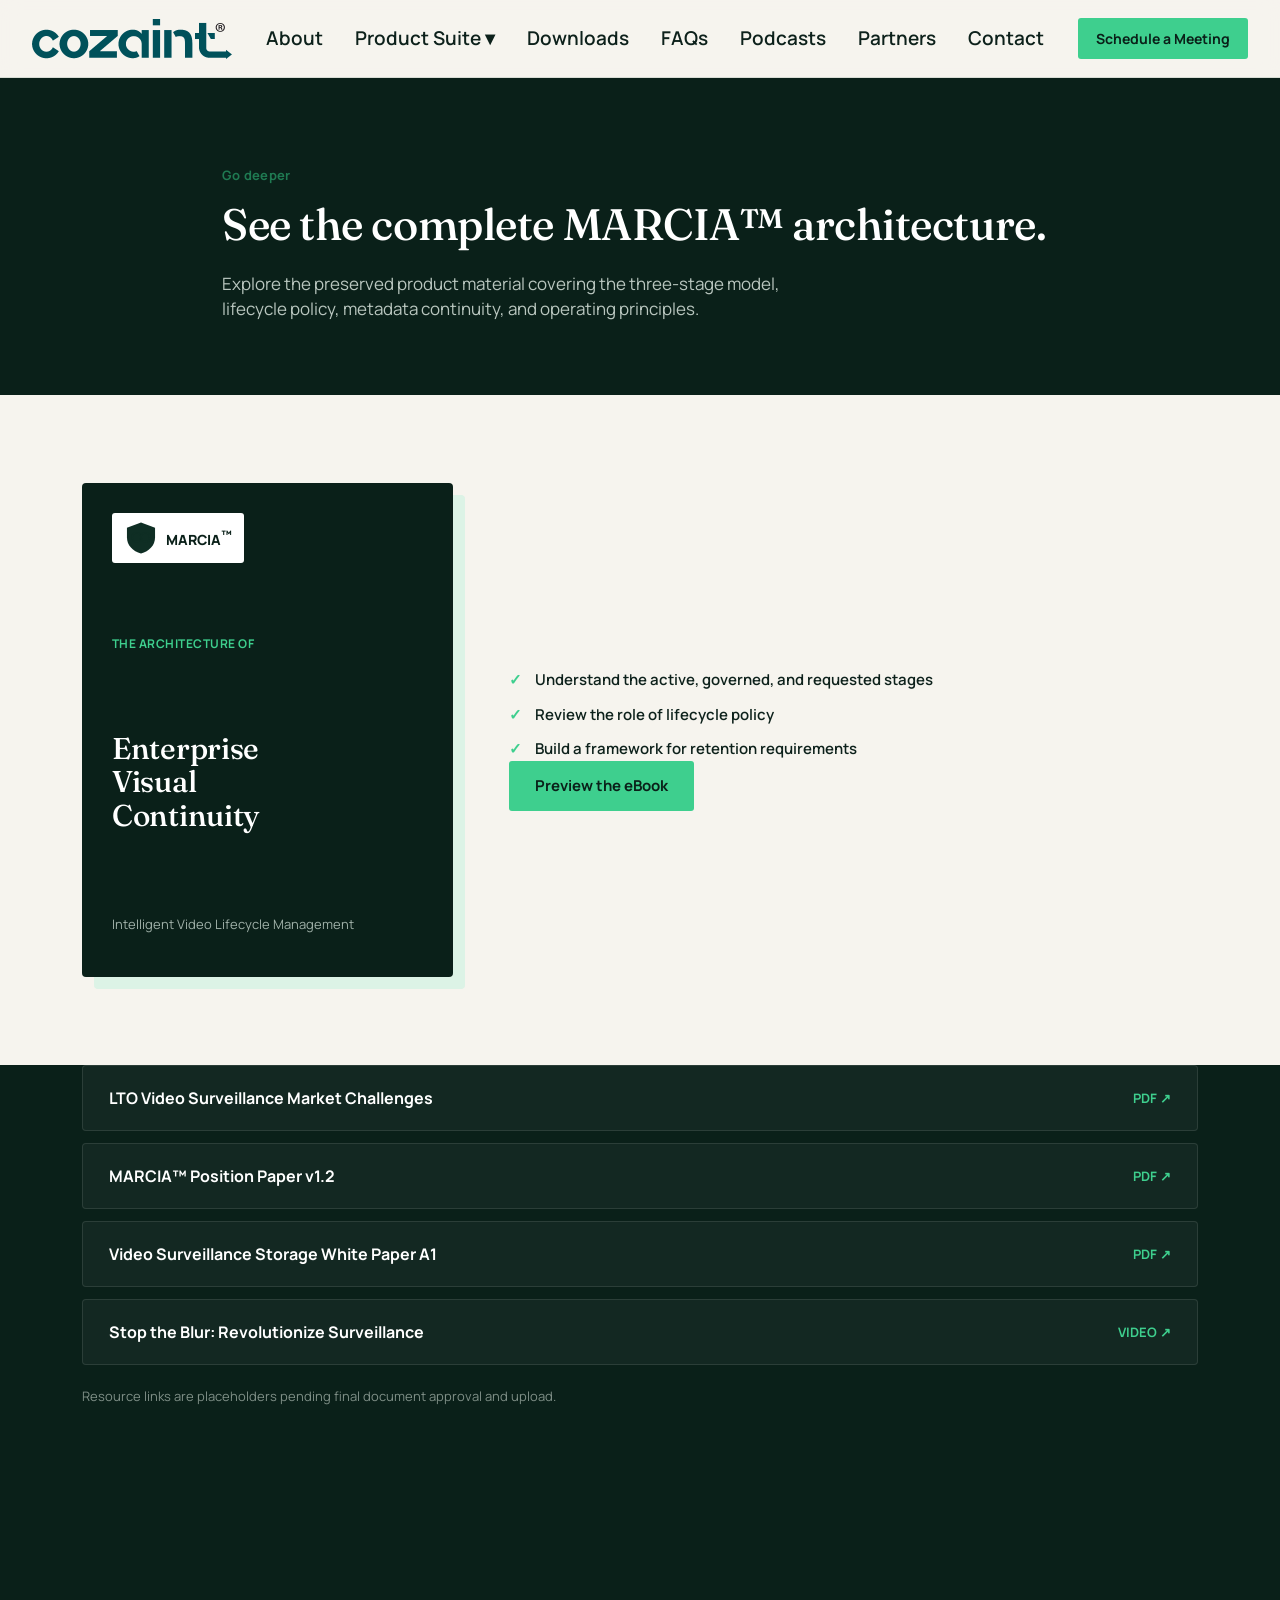
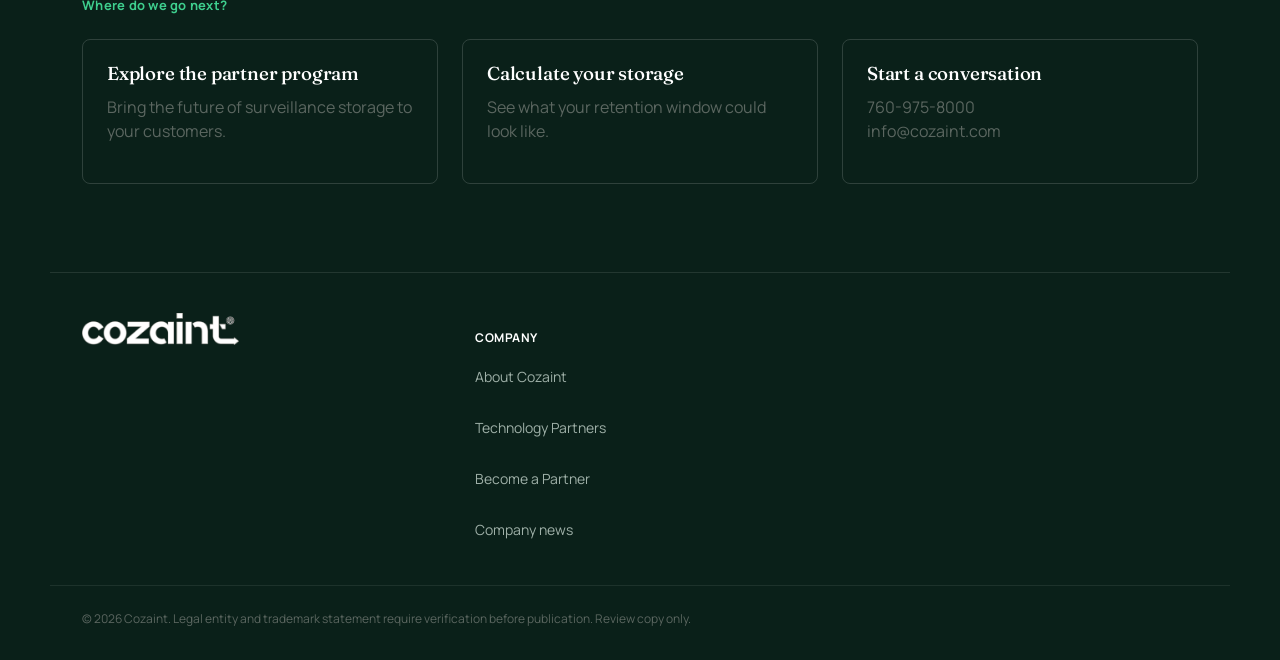
<file: resources.html>
<!DOCTYPE html>
<html lang="en">
<head>
<meta charset="UTF-8">
<meta name="viewport" content="width=device-width, initial-scale=1.0">
<title>Resources | MARCIA™ | Cozaint</title>
<meta name="description" content="MARCIA architecture eBook, white papers, and reference material.">
<link rel="preconnect" href="https://fonts.googleapis.com">
<link rel="preconnect" href="https://fonts.gstatic.com" crossorigin>
<link href="https://fonts.googleapis.com/css2?family=Manrope:wght@400;500;600;700;800&family=Fraunces:opsz,wght@9..144,400;9..144,500;9..144,600&display=swap" rel="stylesheet">
<link rel="stylesheet" href="styles.css">
</head>
<body>

<header class="site-header" id="top">
  <div class="header-inner">
    <a href="index.html" class="logo"><img src="assets/cozaint-logo-green.png" alt="Cozaint" style="height: 40px;"></a>
    <nav class="main-nav">
      <a href="https://cozaint.com/about">About</a>
      <div class="nav-dropdown" style="position:relative; display:inline-block;">
        <a href="#">Product Suite ▾</a>
        <div class="nav-dropdown-menu" style="display:none; position:absolute; top:100%; left:0; background:#fff; border:1px solid rgba(0,0,0,0.1); border-radius:6px; box-shadow:0 8px 24px rgba(0,0,0,0.12); min-width:160px; z-index:10; padding:8px 0;">
          <a href="marcia.html" style="display:block; padding:8px 16px; white-space:nowrap;">MARCIA</a>
          <a href="https://cozaint.com/alice1" style="display:block; padding:8px 16px; white-space:nowrap;">ALICE1</a>
          <a href="https://cozaint.com/askalice" style="display:block; padding:8px 16px; white-space:nowrap;">askALICE</a>
          <a href="https://cozaint.com/bobbytower" style="display:block; padding:8px 16px; white-space:nowrap;">BOBBY Tower</a>
          <a href="https://cozaint.com/bobbyw" style="display:block; padding:8px 16px; white-space:nowrap;">BOBBY-W</a>
          <a href="https://cozaint.com/bobbym" style="display:block; padding:8px 16px; white-space:nowrap;">BOBBY-M</a>
        </div>
      </div>
      <a href="https://cozaint.com/downloads">Downloads</a>
      <a href="https://cozaint.com/faq">FAQs</a>
      <a href="https://cozaint.com/podcasts">Podcasts</a>
      <a href="https://cozaint.com/partners">Partners</a>
      <a href="https://cozaint.com/contact">Contact</a>
    </nav>
    <a href="https://cozaint.com/contact" class="btn btn-primary btn-small">Schedule a Meeting</a>
  </div>
</header>

<main>
  <section class="assess-hero">
    <div class="section-inner">
      <p class="eyebrow eyebrow-dark">Go deeper</p>
      <h1>See the complete MARCIA™ architecture.</h1>
      <p class="assess-hero-sub">Explore the preserved product material covering the three-stage model, lifecycle policy, metadata continuity, and operating principles.</p>
    </div>
  </section>

  <section class="ebook resources-standalone">
    <div class="section-inner ebook-grid">
      <div class="ebook-cover">
        <div class="ebook-cover-inner ebook-cover-plain">
          <span class="ebook-logo-mark" aria-hidden="true">
            <svg width="34" height="34" viewBox="0 0 46 46" fill="none" xmlns="http://www.w3.org/2000/svg">
              <path d="M23 2 L42 9 V22 C42 33 34 41 23 44 C12 41 4 33 4 22 V9 Z" fill="#0f2e24"/>
              <circle cx="17" cy="22" r="6" fill="none" stroke="#0f2e24" stroke-width="2.2"/>
              <circle cx="29" cy="22" r="6" fill="none" stroke="#0f2e24" stroke-width="2.2"/>
            </svg>
            <span>MARCIA<sup>™</sup></span>
          </span>
          <p class="ebook-kicker">The architecture of</p>
          <h3>Enterprise<br>Visual<br>Continuity</h3>
          <p class="ebook-tagline">Intelligent Video Lifecycle Management</p>
        </div>
      </div>
      <div class="ebook-copy">
        <ul class="check-list">
          <li>Understand the active, governed, and requested stages</li>
          <li>Review the role of lifecycle policy</li>
          <li>Build a framework for retention requirements</li>
        </ul>
        <a href="#library" class="btn btn-primary">Preview the eBook</a>
      </div>
    </div>
  </section>

  <section class="resources" id="library">
    <div class="section-inner">
      <div class="resource-list">
        <a class="resource-row" href="#">
          <span>LTO Video Surveillance Market Challenges</span>
          <span class="resource-tag">PDF ↗</span>
        </a>
        <a class="resource-row" href="#">
          <span>MARCIA™ Position Paper v1.2</span>
          <span class="resource-tag">PDF ↗</span>
        </a>
        <a class="resource-row" href="#">
          <span>Video Surveillance Storage White Paper A1</span>
          <span class="resource-tag">PDF ↗</span>
        </a>
        <a class="resource-row" href="#">
          <span>Stop the Blur: Revolutionize Surveillance</span>
          <span class="resource-tag">VIDEO ↗</span>
        </a>
      </div>
      <p class="resource-note">Resource links are placeholders pending final document approval and upload.</p>
    </div>
  </section>
</main>

<footer class="site-footer">
  <div class="section-inner">
    <p class="eyebrow eyebrow-light">Where do we go next?</p>
    <div class="next-steps-grid" style="display:grid; grid-template-columns:repeat(auto-fit, minmax(220px, 1fr)); gap:24px; margin-top: 24px;">
      <a href="assessment.html" class="next-step-card" style="display:block; padding:24px; border:1px solid rgba(255,255,255,0.15); border-radius:8px; text-decoration:none; color:inherit;">
        <h3 class="on-dark">Explore the partner program</h3>
        <p>Bring the future of surveillance storage to your customers.</p>
      </a>
      <a href="assessment.html" class="next-step-card" style="display:block; padding:24px; border:1px solid rgba(255,255,255,0.15); border-radius:8px; text-decoration:none; color:inherit;">
        <h3 class="on-dark">Calculate your storage</h3>
        <p>See what your retention window could look like.</p>
      </a>
      <div class="next-step-card" style="display:block; padding:24px; border:1px solid rgba(255,255,255,0.15); border-radius:8px;">
        <h3 class="on-dark">Start a conversation</h3>
        <p><a href="tel:7609758000">760-975-8000</a><br><a href="mailto:info@cozaint.com">info@cozaint.com</a></p>
      </div>
    </div>
  </div>

  <div class="footer-bottom section-inner">
    <a href="#top" class="logo logo-footer"><img src="assets/cozaint-logo-white.png" alt="Cozaint" style="height: 32px;"></a>
    <div class="footer-cols">
      <div>
        <h4>Company</h4>
        <div style="display:flex; gap:20px; flex-wrap:wrap;">
          <a href="https://cozaint.com/about">About Cozaint</a>
          <a href="#">Technology Partners</a>
          <a href="https://cozaint.com/partners">Become a Partner</a>
          <a href="#">Company news</a>
        </div>
      </div>
    </div>
  </div>

  <div class="footer-legal section-inner">
    <p>© 2026 Cozaint. Legal entity and trademark statement require verification before publication. Review copy only.</p>
  </div>
</footer>

<script src="script.js"></script>
</body>
</html>
</file>
<file: styles.css>
/* ============================================
   MARCIA / Cozaint — tokens
   ============================================ */
:root {
  --ink: #0d211b;
  --forest: #0f2e24;
  --forest-deep: #0a2019;
  --mint: #3ecf8e;
  --mint-soft: #dcf3e6;
  --paper: #f6f4ee;
  --paper-deep: #eef0e9;
  --white: #ffffff;
  --grey-600: #5b6660;
  --grey-400: #93a19a;
  --line: #d8ddd4;
  --red: #e2593f;

  --font-display: "Fraunces", Georgia, serif;
  --font-body: "Manrope", -apple-system, BlinkMacSystemFont, "Segoe UI", sans-serif;

  --max: 1180px;
}

* { box-sizing: border-box; }
html { scroll-behavior: smooth; }
body {
  margin: 0;
  font-family: var(--font-body);
  color: var(--ink);
  background: var(--paper);
  line-height: 1.5;
  -webkit-font-smoothing: antialiased;
}
img { max-width: 100%; display: block; }
a { color: inherit; text-decoration: none; }
h1, h2, h3 {
  font-family: var(--font-display);
  font-weight: 500;
  margin: 0 0 0.5em;
  line-height: 1.12;
  letter-spacing: -0.01em;
}
p { margin: 0 0 1em; color: var(--grey-600); }
ul, ol { margin: 0; padding: 0; list-style: none; }
:focus-visible { outline: 2px solid var(--mint); outline-offset: 3px; }

@media (prefers-reduced-motion: reduce) {
  * { animation-duration: 0.001ms !important; transition-duration: 0.001ms !important; }
}

.section-inner {
  max-width: var(--max);
  margin: 0 auto;
  padding: 88px 32px;
}
.centered { text-align: center; }
.on-dark { color: var(--white); }

.eyebrow {
  font-family: var(--font-body);
  font-size: 13px;
  font-weight: 700;
  letter-spacing: 0.02em;
  color: var(--mint);
  margin: 0 0 14px;
}
.eyebrow-dark { color: #1f7a52; }
.eyebrow-light { color: var(--mint); }

/* ============================================
   Buttons
   ============================================ */
.btn {
  display: inline-flex;
  align-items: center;
  gap: 8px;
  font-family: var(--font-body);
  font-weight: 700;
  font-size: 15px;
  padding: 14px 26px;
  border-radius: 3px;
  border: none;
  cursor: pointer;
  transition: transform 0.15s ease, background 0.15s ease;
}
.btn:hover { transform: translateY(-1px); }
.btn-primary { background: var(--mint); color: var(--forest-deep); }
.btn-primary:hover { background: #34bb7c; }
.btn-secondary { background: var(--white); color: var(--forest); border: 1px solid var(--line); }
.btn-secondary:hover { background: var(--mint-soft); }
.btn-small { padding: 10px 18px; font-size: 14px; }
.btn-full { width: 100%; justify-content: center; }
.btn-link { background: none; padding: 14px 0; color: var(--ink); border-bottom: 1px solid var(--ink); border-radius: 0; }
.text-link { font-weight: 700; color: var(--forest); border-bottom: 1px solid currentColor; padding-bottom: 2px; }

/* ============================================
   Header
   ============================================ */
.site-header {
  position: sticky;
  top: 0;
  z-index: 50;
  background: rgba(246, 244, 238, 0.92);
  backdrop-filter: blur(10px);
  border-bottom: 1px solid var(--line);
}
.header-inner {
  max-width: none;
  margin: 0 auto;
  padding: 18px 32px;
  display: flex;
  align-items: center;
  justify-content: space-between;
  gap: 32px;
}
.logo {
  font-family: var(--font-body);
  font-weight: 800;
  font-size: 20px;
  color: var(--forest);
  letter-spacing: -0.01em;
}
.logo-dot { color: var(--mint); }
.main-nav { display: flex; gap: 32px; flex: 1; justify-content: center; }
.main-nav a { font-size: 19px; font-weight: 600; color: var(--ink); white-space: nowrap; }
.main-nav a:hover { color: var(--forest); }

/* ============================================
   Hero
   ============================================ */
.hero { position: relative; background: var(--forest-deep); overflow: hidden; }
.hero-bg {
  position: absolute; inset: 0;
  background:
    radial-gradient(ellipse at 20% 0%, rgba(62,207,142,0.16), transparent 55%),
    linear-gradient(180deg, #0a2019 0%, #0f2e24 100%);
}
.hero-inner {
  position: relative;
  max-width: var(--max);
  margin: 0 auto;
  padding: 96px 32px 60px;
  display: grid;
  grid-template-columns: minmax(0, 1.25fr) minmax(0, 0.75fr);
  gap: 56px;
  align-items: start;
}
.hero-copy .eyebrow { white-space: nowrap; }
.hero-copy { min-width: 0; }
.hero-copy h1 {
  color: var(--white);
  font-size: clamp(38px, 4.6vw, 58px);
  margin-bottom: 24px;
}
.hero-copy h1 .accent { color: var(--mint); }
.hero-sub { color: #b9c6bf; font-size: 18px; max-width: 46ch; }
.hero-actions { display: flex; align-items: center; gap: 28px; margin: 28px 0 22px; flex-wrap: wrap; }
.hero-actions .btn-link { color: var(--white); border-color: rgba(255,255,255,0.5); }
.hero-note { font-size: 13px; color: #7f8f87; text-transform: uppercase; letter-spacing: 0.04em; }
.hero-media-group { display: flex; flex-direction: column; gap: 24px; min-width: 0; }
.hero-logo-badge {
  width: 70%;
  border-radius: 6px;
  overflow: hidden;
  box-shadow: 0 10px 30px rgba(0,0,0,0.35);
}
.hero-logo-video { width: 100%; display: block; }
.hero-media {
  position: relative;
   width: min(560px, 100%);
  margin: 55px 0 0 clamp(0px, 8vw, 90px);
  border: 1px solid rgba(255,255,255,0.12);
  box-shadow: 0 30px 80px rgba(0,0,0,0.45);
  aspect-ratio: 16/9;
  background: #000;
}
.hero-video { width: 100%; height: 100%; object-fit: cover; display: block; }
.hero-play-big {
  position: absolute;
  top: 50%; left: 50%;
  transform: translate(-50%, -50%);
  width: 64px; height: 64px;
  border-radius: 50%;
  border: none;
  background: rgba(10,32,25,0.7);
  color: var(--white);
  font-size: 22px;
  cursor: pointer;
  display: flex;
  align-items: center;
  justify-content: center;
  z-index: 3;
}
.hero-play-big:hover { background: rgba(10,32,25,0.9); }
.hero-play-big.is-playing { opacity: 0; pointer-events: none; }
.hero-btn {
  width: 32px; height: 32px;
  border-radius: 50%;
  border: none;
  background: rgba(10,32,25,0.7);
  color: var(--white);
  font-size: 12px;
  cursor: pointer;
  display: flex;
  align-items: center;
  justify-content: center;
}
.hero-btn:hover { background: rgba(10,32,25,0.9); }
.hero-mute {
  position: absolute;
  bottom: -44px; left: 0;
  z-index: 3;
}
/* ============================================
   Retention gap
   ============================================ */
.retention-gap { background: var(--paper-deep); }
.gap-grid { display: grid; grid-template-columns: 1.3fr 1fr; gap: 48px; align-items: start; margin-bottom: 56px; }
.gap-grid h2 { font-size: clamp(28px, 3.4vw, 40px); }
.gap-intro { font-size: 17px; padding-top: 8px; }

.timeline {
  display: grid;
  grid-template-columns: repeat(4, 1fr);
  gap: 0;
  border-top: 2px solid var(--ink);
  padding-top: 22px;
}
.timeline-step { position: relative; padding-right: 24px; }
.timeline-dot {
  position: absolute; top: -29px; left: 0;
  width: 9px; height: 9px; border-radius: 50%;
  background: var(--mint);
}
.timeline-dot-alert { background: var(--red); }
.timeline-num { font-size: 13px; font-weight: 700; color: var(--grey-400); display: block; margin-bottom: 10px; }
.timeline-step h3 { font-size: 20px; margin-bottom: 6px; }
.timeline-step p { font-size: 14px; margin: 0; }

.callout-bar {
  margin-top: 44px;
  background: var(--white);
  border-left: 4px solid var(--mint);
  padding: 22px 28px;
  display: flex;
  align-items: center;
  justify-content: space-between;
  gap: 20px;
  flex-wrap: wrap;
}
.callout-bar p { margin: 0; font-weight: 700; color: var(--ink); font-size: 16px; }
.callout-bar a { font-weight: 700; color: var(--forest); white-space: nowrap; }

/* ============================================
   Five benefits
   ============================================ */
.benefits-lede { max-width: 62ch; margin: 0 auto 44px; text-align: center; font-size: 18px; color: var(--ink); }
.benefits-row { display: grid; grid-template-columns: repeat(5, 1fr); gap: 1px; background: var(--line); }
.benefit-card { background: var(--paper-deep); padding: 30px 22px; }
.benefit-num { font-size: 13px; font-weight: 700; color: #1f7a52; display: inline-flex; align-items: center; justify-content: center; width: 26px; height: 26px; border-radius: 50%; background: var(--mint-soft); margin-bottom: 18px; }
.benefit-card h3 { font-size: 18px; margin-bottom: 8px; }
.benefit-card p { font-size: 14px; margin: 0; }

/* ============================================
   How it works
   ============================================ */
.how-it-works { background: var(--forest); }
.how-inner { display: grid; grid-template-columns: 0.85fr 1.15fr; gap: 56px; align-items: center; }
.how-copy h2 { color: var(--white); font-size: clamp(28px, 3.4vw, 38px); }
.how-copy p { color: #b9c6bf; font-size: 16px; }
.how-copy .text-link { color: var(--mint); }

.how-stages { display: flex; align-items: stretch; gap: 12px; }
.stage-card {
  background: var(--paper);
  border-radius: 4px;
  padding: 26px 20px;
  flex: 1;
  min-width: 0;
}
.stage-num { display: block; text-align: right; font-size: 12px; color: var(--grey-400); font-weight: 700; }
.stage-icon-disks { display: flex; flex-direction: column; gap: 6px; margin: 18px 0 22px; }
.stage-icon-disks span { display: block; height: 14px; border-radius: 40px; background: var(--forest); }
.stage-icon-disks span:nth-child(2) { opacity: 0.7; }
.stage-icon-disks span:nth-child(3) { opacity: 0.45; }
.stage-icon-img { width: 64px; margin: 14px 0 22px; border-radius: 3px; }
.stage-icon-frame {
  margin: 14px 0 22px;
  border: 2px solid var(--forest);
  background: var(--paper-deep);
  aspect-ratio: 1;
  display: flex;
  align-items: center;
  justify-content: center;
  text-align: center;
  font-size: 11px;
  font-weight: 700;
  letter-spacing: 0.03em;
  color: var(--forest);
}
.stage-label { font-size: 11px; font-weight: 700; letter-spacing: 0.03em; color: var(--grey-400); margin-bottom: 6px; text-transform: uppercase; }
.stage-card h3 { font-size: 19px; margin-bottom: 8px; }
.stage-card p { font-size: 13px; margin: 0; }
.stage-arrow { color: var(--mint); font-size: 20px; align-self: center; }

/* ============================================
   Partners
   ============================================ */
.partners h2 { font-size: clamp(28px, 3.4vw, 38px); }
.partners-sub { max-width: 58ch; margin: 0 auto 40px; font-size: 16px; }
.partner-row { display: grid; grid-template-columns: repeat(4, 1fr); gap: 20px; margin-bottom: 28px; }
.partner-slot {
  border: 1px dashed var(--grey-400);
  border-radius: 4px;
  padding: 26px 12px;
  display: flex;
  flex-direction: column;
  align-items: center;
  gap: 10px;
}
.approved { font-size: 10px; font-weight: 700; letter-spacing: 0.05em; color: var(--mint); text-transform: uppercase; }
.partner-name { color: var(--grey-400); font-weight: 600; }
.placeholder-note {
  background: var(--white);
  border-left: 3px solid var(--line);
  padding: 14px 20px;
  font-size: 13px;
  max-width: 720px;
  margin: 0 auto;
}

/* ============================================
   Continuity
   ============================================ */
.continuity { background: var(--paper-deep); }
.continuity-grid { display: grid; grid-template-columns: 1fr 1fr; gap: 56px; align-items: center; }
.continuity-media { position: relative; border-radius: 6px; overflow: hidden; }
.continuity-media img { width: 100%; }
.continuity-tag {
  position: absolute; bottom: 20px; left: 20px;
  background: var(--mint);
  padding: 12px 18px;
  border-radius: 3px;
  display: flex;
  flex-direction: column;
  gap: 2px;
}
.tag-label { font-size: 10px; font-weight: 700; text-transform: uppercase; letter-spacing: 0.04em; color: var(--forest-deep); opacity: 0.7; }
.tag-value { font-size: 14px; font-weight: 700; color: var(--forest-deep); }
.continuity-copy h2 { font-size: clamp(28px, 3.2vw, 36px); }
.check-list { margin-top: 20px; display: flex; flex-direction: column; gap: 12px; }
.check-list li { position: relative; padding-left: 26px; font-weight: 600; color: var(--ink); font-size: 15px; }
.check-list li::before {
  content: "✓";
  position: absolute; left: 0; top: 0;
  color: var(--mint);
  font-weight: 800;
}

/* ============================================
   Environments
   ============================================ */
.environments { background: var(--forest-deep); padding-bottom: 90px; }
.environments .section-inner { padding-bottom: 48px; }
.environments h2 { font-size: clamp(28px, 3.6vw, 42px); max-width: 18ch; margin-left: auto; margin-right: auto; }
.environments-sub { color: #9fb0a8; font-size: 16px; }

.env-grid {
  max-width: var(--max);
  margin: 0 auto;
  padding: 0 32px;
  display: grid;
  grid-template-columns: repeat(5, 1fr);
  gap: 2px;
  height: 460px;
}
.env-card {
  position: relative;
  background-size: cover;
  background-position: center;
  display: flex;
  flex-direction: column;
  justify-content: space-between;
  padding: 22px;
  overflow: hidden;
  transition: flex-grow 0.35s ease;
}
.env-card::after {
  content: "";
  position: absolute; inset: 0;
  background: linear-gradient(180deg, rgba(10,32,25,0.15) 0%, rgba(10,32,25,0.85) 100%);
}
.env-card:hover { flex-grow: 1.6; }
.env-num, .env-text { position: relative; z-index: 1; }
.env-num { color: var(--mint); font-size: 12px; font-weight: 700; }
.env-text h3 { color: var(--white); font-size: 21px; margin-bottom: 8px; }
.env-text p { color: #d3ddd7; font-size: 13px; margin-bottom: 12px; opacity: 0; max-height: 0; overflow: hidden; transition: opacity 0.25s ease, max-height 0.25s ease; }
.env-card:hover .env-text p { opacity: 1; max-height: 100px; }
.env-link { color: var(--mint); font-size: 13px; font-weight: 700; }

/* ============================================
   Partner program
   ============================================ */
.partner-program { background: var(--forest); }
.program-grid { display: flex; align-items: center; justify-content: space-between; gap: 40px; flex-wrap: wrap; }
.program-grid h2 { color: var(--white); font-size: clamp(26px, 3vw, 34px); max-width: 20ch; }
.program-grid p { color: #b9c6bf; max-width: 60ch; }

/* ============================================
   eBook
   ============================================ */
.ebook-grid { display: grid; grid-template-columns: 0.7fr 1.3fr; gap: 56px; align-items: center; }
.ebook-cover-inner {
  aspect-ratio: 3/4;
  background: var(--forest-deep);
  border-radius: 4px;
  padding: 30px;
  position: relative;
  overflow: hidden;
  display: flex;
  flex-direction: column;
  justify-content: flex-end;
  box-shadow: 12px 12px 0 var(--mint-soft);
}
.ebook-logo { display: block; width: 64px; height: 46px; background: var(--white); border-radius: 3px; margin-bottom: 40px; overflow: hidden; }
.ebook-logo-bg { width: 100%; height: 100%; object-fit: cover; }
.ebook-kicker { color: var(--mint); font-size: 12px; font-weight: 700; text-transform: uppercase; letter-spacing: 0.04em; margin-bottom: 6px; }
.ebook-cover-inner h3 { color: var(--white); font-size: 30px; margin: 0; }
.ebook-copy h2 { font-size: clamp(26px, 3.2vw, 36px); }

/* ============================================
   Assessment
   ============================================ */
.assessment { background: var(--paper-deep); }
.assessment-grid { display: grid; grid-template-columns: 1fr 0.95fr; gap: 56px; }
.assessment-copy h2 { font-size: clamp(26px, 3vw, 34px); }
.assessment-steps { margin-top: 28px; display: flex; flex-direction: column; gap: 16px; }
.assessment-steps li { display: flex; align-items: center; gap: 14px; font-weight: 700; color: var(--ink); font-size: 15px; }
.assessment-steps span {
  width: 28px; height: 28px; border-radius: 50%;
  background: var(--forest); color: var(--white);
  font-size: 12px; display: flex; align-items: center; justify-content: center;
  flex-shrink: 0;
}
.assessment-form {
  background: var(--white);
  border-radius: 6px;
  padding: 34px;
  display: flex;
  flex-direction: column;
  gap: 14px;
  box-shadow: 0 20px 50px rgba(15,46,36,0.08);
}
.assessment-form label { font-size: 13px; font-weight: 700; color: var(--ink); margin-top: 6px; }
.assessment-form input, .assessment-form select {
  font-family: var(--font-body);
  font-size: 15px;
  padding: 13px 14px;
  border: 1px solid var(--line);
  border-radius: 3px;
  background: var(--paper);
  color: var(--ink);
}
.assessment-form input:focus, .assessment-form select:focus { border-color: var(--mint); }
.form-note { font-size: 12px; color: var(--grey-400); margin: 4px 0 0; }

/* ============================================
   Footer
   ============================================ */
.site-footer { background: var(--forest-deep); }
.contact-grid { display: grid; grid-template-columns: 1.2fr 1fr; gap: 40px; padding-bottom: 56px; }
.contact-grid h2 { font-size: clamp(28px, 3.4vw, 40px); }
.contact-address { color: #9fb0a8; font-size: 15px; }
.contact-cards { display: flex; flex-direction: column; gap: 14px; }
.contact-card {
  border: 1px solid rgba(255,255,255,0.12);
  border-radius: 4px;
  padding: 18px 22px;
}
.contact-card a { display: block; color: var(--white); font-size: 20px; font-weight: 700; margin-top: 4px; }
.contact-card:hover { border-color: var(--mint); }

.footer-bottom {
  border-top: 1px solid rgba(255,255,255,0.1);
  padding-top: 40px;
  padding-bottom: 40px;
  display: grid;
  grid-template-columns: 1fr 2fr;
  gap: 32px;
  align-items: start;
}
.logo-footer { color: var(--white); }
.footer-cols { display: grid; grid-template-columns: repeat(3, 1fr); gap: 24px; }
.footer-cols h4 { color: var(--white); font-size: 12px; font-weight: 700; text-transform: uppercase; letter-spacing: 0.04em; font-family: var(--font-body); margin-bottom: 14px; }
.footer-cols a { display: block; color: #9fb0a8; font-size: 14px; padding: 5px 0; }
.footer-cols a:hover { color: var(--mint); }

/* ============================================
   Product page additions
   ============================================ */
.hero-logo-box {
  width: 100%;
  height: 100%;
  min-height: 320px;
  display: flex;
  align-items: center;
  justify-content: center;
  gap: 14px;
  background: #e9ece5;
}
.hero-logo-word { font-family: var(--font-body); font-weight: 800; font-size: 30px; color: var(--forest-deep); letter-spacing: -0.01em; }
.hero-logo-word sup { font-size: 13px; }

.ebook-cover-plain { justify-content: space-between; }
.ebook-logo-mark {
  display: inline-flex;
  align-items: center;
  gap: 8px;
  background: var(--white);
  border-radius: 3px;
  padding: 8px 12px;
  width: fit-content;
}
.ebook-logo-mark span { font-family: var(--font-body); font-weight: 800; font-size: 14px; color: var(--forest-deep); }
.ebook-tagline { color: #9fb0a8 !important; font-size: 13px; margin-top: 10px !important; }
.ebook-copy h2 { font-size: clamp(24px, 2.6vw, 30px); font-family: var(--font-display); font-weight: 500; }

.resources { background: var(--forest-deep); padding-top: 0; }
.resources .section-inner { padding-top: 0; }
.resource-list { display: flex; flex-direction: column; gap: 12px; }
.resource-row {
  display: flex;
  align-items: center;
  justify-content: space-between;
  background: rgba(255,255,255,0.04);
  border: 1px solid rgba(255,255,255,0.1);
  border-radius: 4px;
  padding: 20px 26px;
  color: var(--white);
  font-weight: 700;
  font-size: 16px;
}
.resource-row:hover { border-color: var(--mint); background: rgba(62,207,142,0.06); }
.resource-tag { color: var(--mint); font-size: 13px; font-weight: 700; }
.resource-note { color: #7f8f87; font-size: 13px; margin-top: 22px; }

.footer-bottom-product { grid-template-columns: 1fr 2fr; }
.footer-tagline { color: #9fb0a8; font-size: 14px; margin-top: 10px; }
.footer-note { display: block; color: #5b6660; font-size: 13px; margin-top: 6px; }
.footer-legal { padding-top: 0; padding-bottom: 32px; border-top: 1px solid rgba(255,255,255,0.08); margin-top: 0; }
.footer-legal p { color: #5b6660; font-size: 12px; margin: 24px 0 0; }

/* ============================================
   Assessment / Calculator page
   ============================================ */
.assess-hero { background: var(--forest-deep); }
.assess-hero .section-inner { padding-bottom: 56px; max-width: 900px; }
.assess-hero h1 { color: var(--white); font-size: clamp(30px, 3.6vw, 44px); }
.assess-hero-sub { color: #b9c6bf; font-size: 17px; max-width: 62ch; }

.calc-section { background: var(--paper-deep); }
.calc-grid { display: grid; grid-template-columns: 0.9fr 1.1fr; gap: 56px; align-items: start; }
.calc-intro h2 { font-size: clamp(26px, 3vw, 34px); }

.calc-card {
  background: var(--white);
  border-radius: 6px;
  box-shadow: 0 20px 50px rgba(15,46,36,0.08);
  overflow: hidden;
}
.calc-card-head {
  padding: 18px 26px;
  border-bottom: 1px solid var(--line);
  font-weight: 700;
  font-size: 14px;
  color: var(--ink);
}
.calc-body { padding: 26px; display: flex; flex-direction: column; gap: 6px; }
.calc-body label { font-size: 13px; font-weight: 700; color: var(--ink); margin-top: 12px; display: block; }
.calc-body input[type="text"],
.calc-body input[type="number"],
.calc-body select {
  width: 100%;
  font-family: var(--font-body);
  font-size: 15px;
  padding: 12px 14px;
  border: 1px solid var(--line);
  border-radius: 3px;
  background: var(--paper);
  color: var(--ink);
  margin-top: 6px;
}
.calc-body input[type="range"] { width: 100%; margin-top: 10px; accent-color: var(--mint); }
.calc-row { display: grid; grid-template-columns: 1fr 1fr; gap: 16px; }

.calc-advanced { margin-top: 18px; border-top: 1px solid var(--line); padding-top: 14px; }
.calc-advanced summary { cursor: pointer; font-weight: 700; font-size: 13px; color: var(--forest); }
.calc-advanced[open] summary { margin-bottom: 10px; }

.calc-results { margin-top: 22px; background: var(--paper); border: 1px solid var(--line); border-radius: 4px; padding: 18px 20px; }
.calc-results-label { font-size: 11px; font-weight: 700; text-transform: uppercase; letter-spacing: 0.04em; color: var(--mint); margin: 0 0 12px; }
.calc-results-grid { display: grid; grid-template-columns: 1fr 1fr; gap: 14px; }
.calc-results-grid div { display: flex; flex-direction: column; gap: 3px; }
.calc-results-grid span { font-size: 12px; color: var(--grey-600); }
.calc-results-grid strong { font-size: 16px; color: var(--ink); font-family: var(--font-display); font-weight: 500; }
.calc-disclaimer { font-size: 12px; color: var(--grey-400); margin: 16px 0 0; }

.validation-notice { background: var(--forest); }
.validation-notice h2 { font-size: clamp(26px, 3vw, 34px); margin-bottom: 24px; }
.validation-list { display: flex; flex-direction: column; gap: 12px; max-width: 70ch; }
.validation-list li { position: relative; padding-left: 22px; color: #cfe0d9; font-size: 15px; }
.validation-list li::before { content: "•"; position: absolute; left: 0; color: var(--mint); }

/* ============================================
   Responsive
   ============================================ */
@media (max-width: 980px) {
  .main-nav { display: none; }
  .hero-inner { grid-template-columns: 1fr; padding-top: 56px; }
  .gap-grid, .how-inner, .continuity-grid, .ebook-grid, .assessment-grid, .contact-grid, .calc-grid { grid-template-columns: 1fr; }
  .calc-row, .calc-results-grid { grid-template-columns: 1fr; }
  .timeline { grid-template-columns: repeat(2, 1fr); row-gap: 32px; }
  .benefits-row { grid-template-columns: repeat(2, 1fr); }
  .how-stages { flex-direction: column; }
  .stage-arrow { display: none; }
  .env-grid { grid-template-columns: 1fr; height: auto; }
  .env-card { height: 160px; }
  .env-text p { opacity: 1; max-height: none; }
  .env-card:hover { flex-grow: 0; }
  .partner-row { grid-template-columns: repeat(2, 1fr); }
  .footer-bottom { grid-template-columns: 1fr; }
  .footer-cols { grid-template-columns: repeat(3, 1fr); }
  .program-grid { flex-direction: column; align-items: flex-start; }
}
.nav-dropdown:hover .nav-dropdown-menu {
  display: block !important;
}
.nav-dropdown-menu a:hover {
  background: rgba(0,0,0,0.05);
}
@media (max-width: 560px) {
  .section-inner { padding: 64px 20px; }
  .footer-cols { grid-template-columns: 1fr; gap: 20px; }
}
#marciaWelcomeVideo {
  object-fit: contain;
  background: #000;
}
</file>
